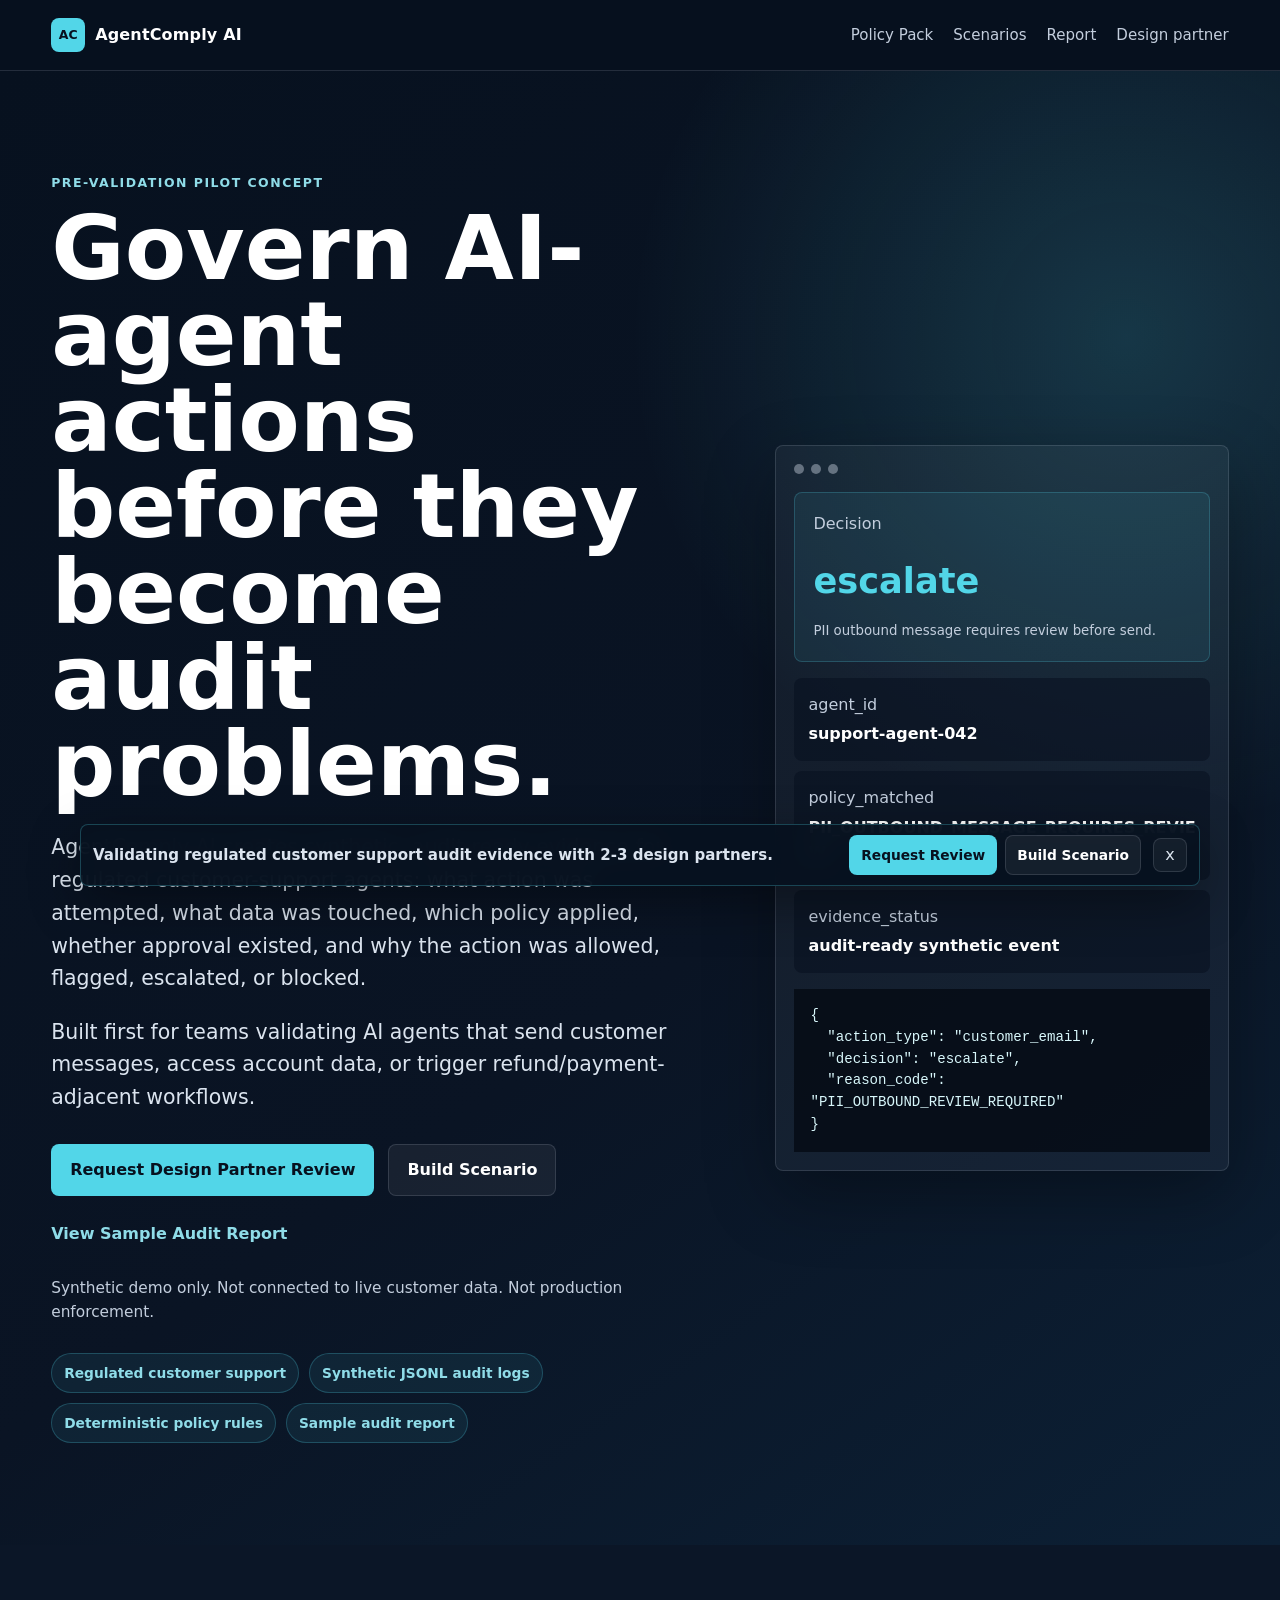
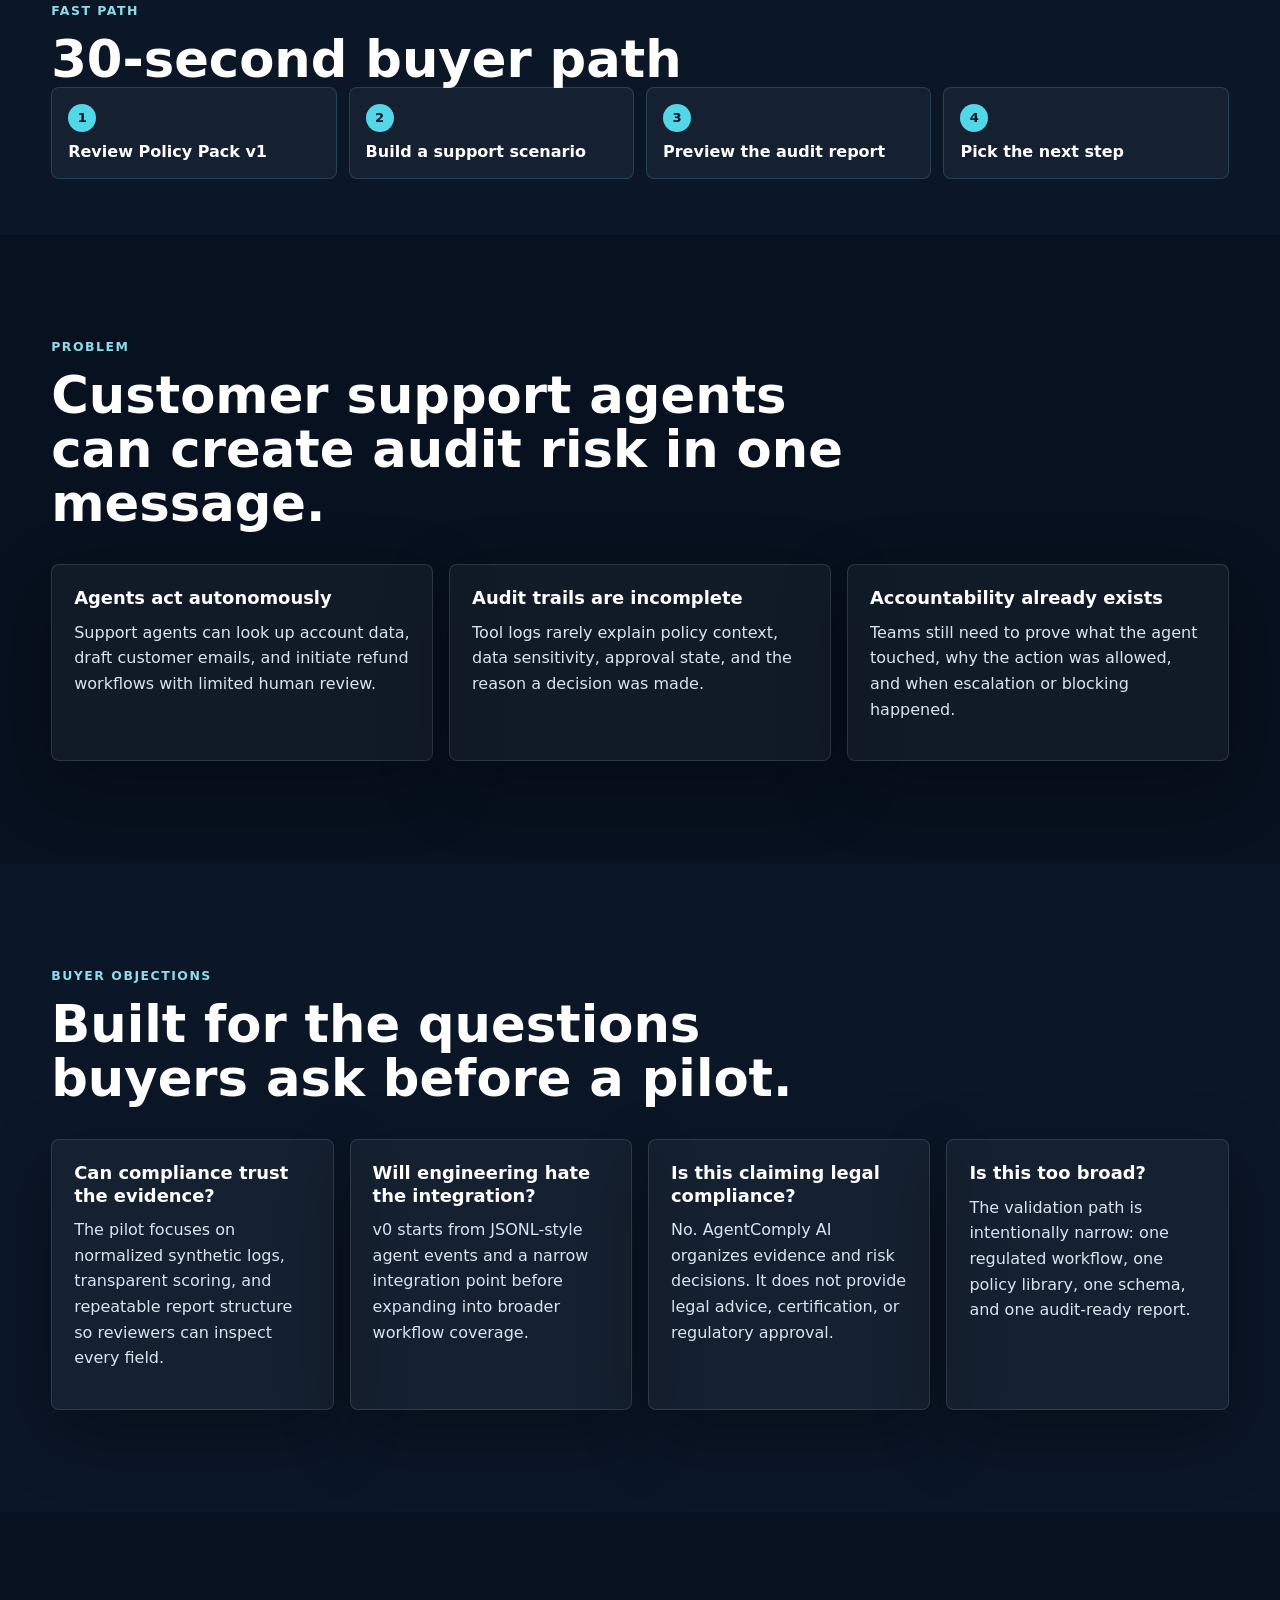
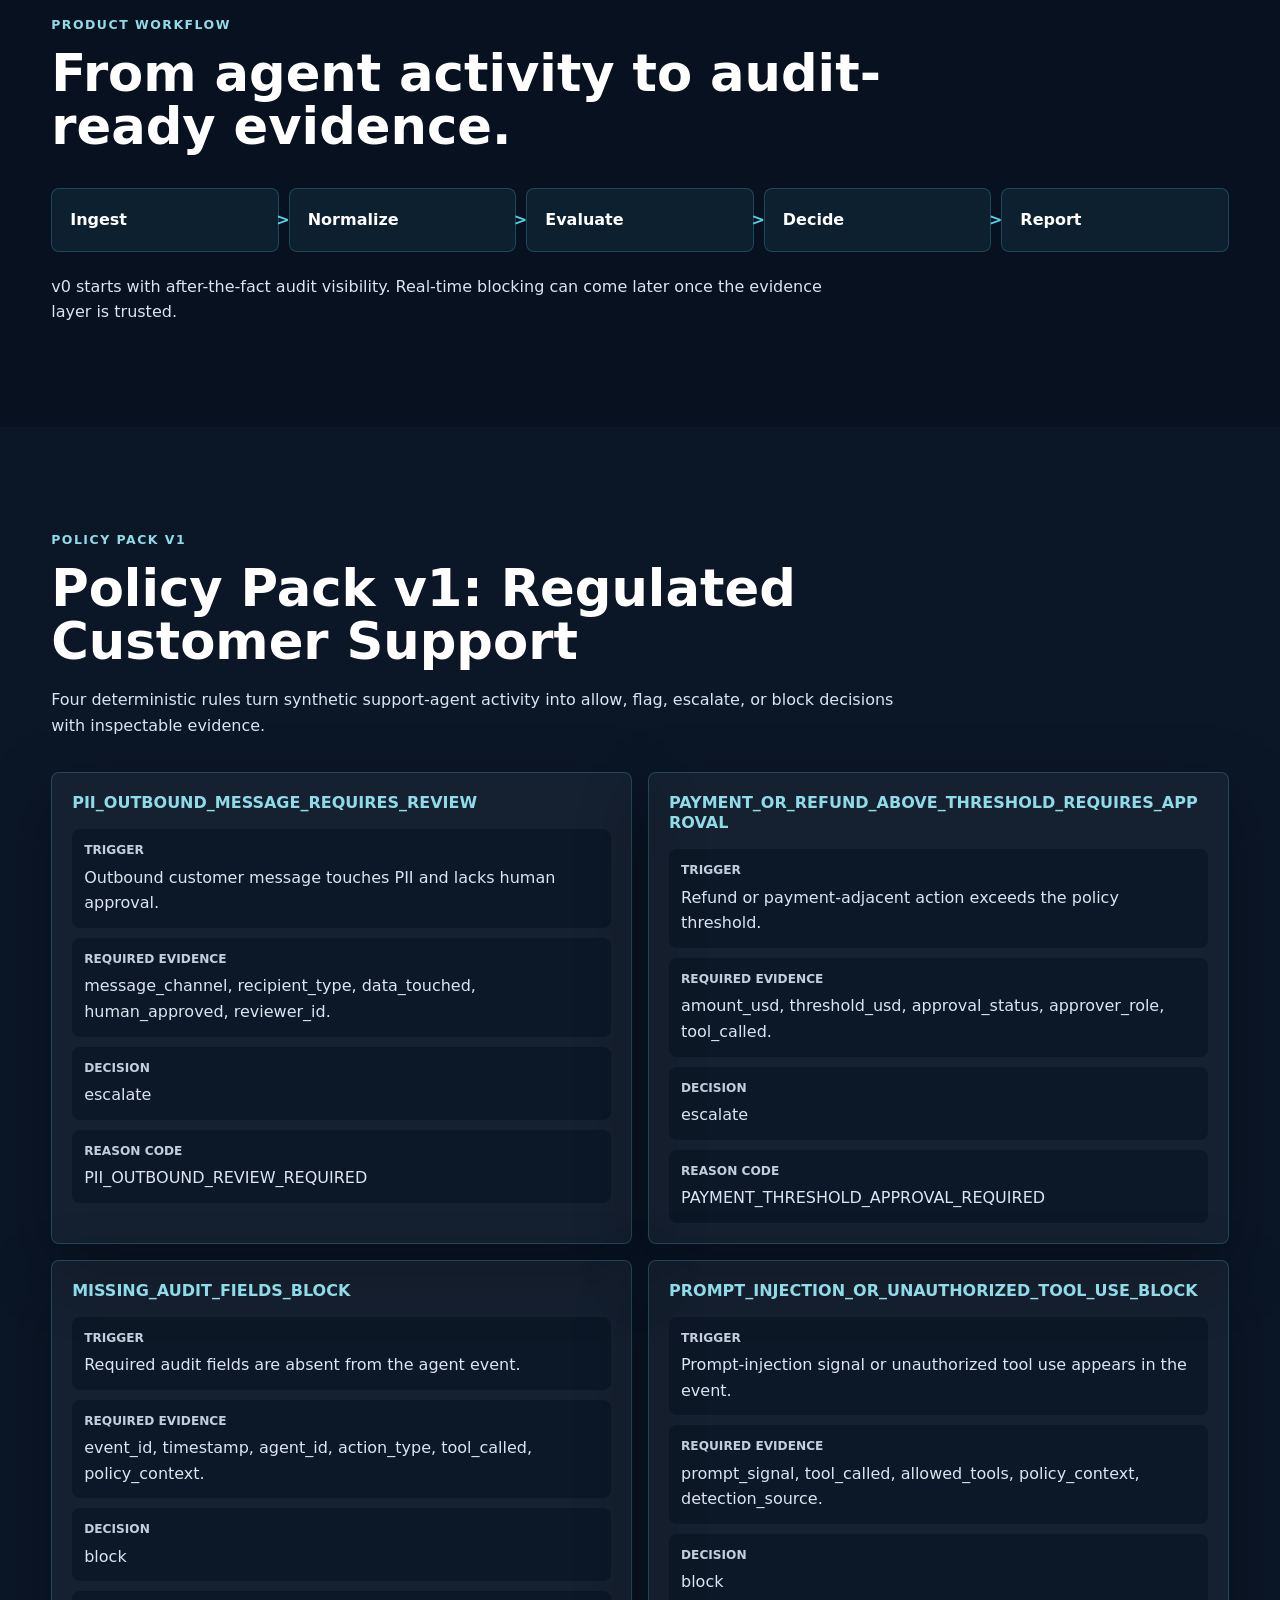
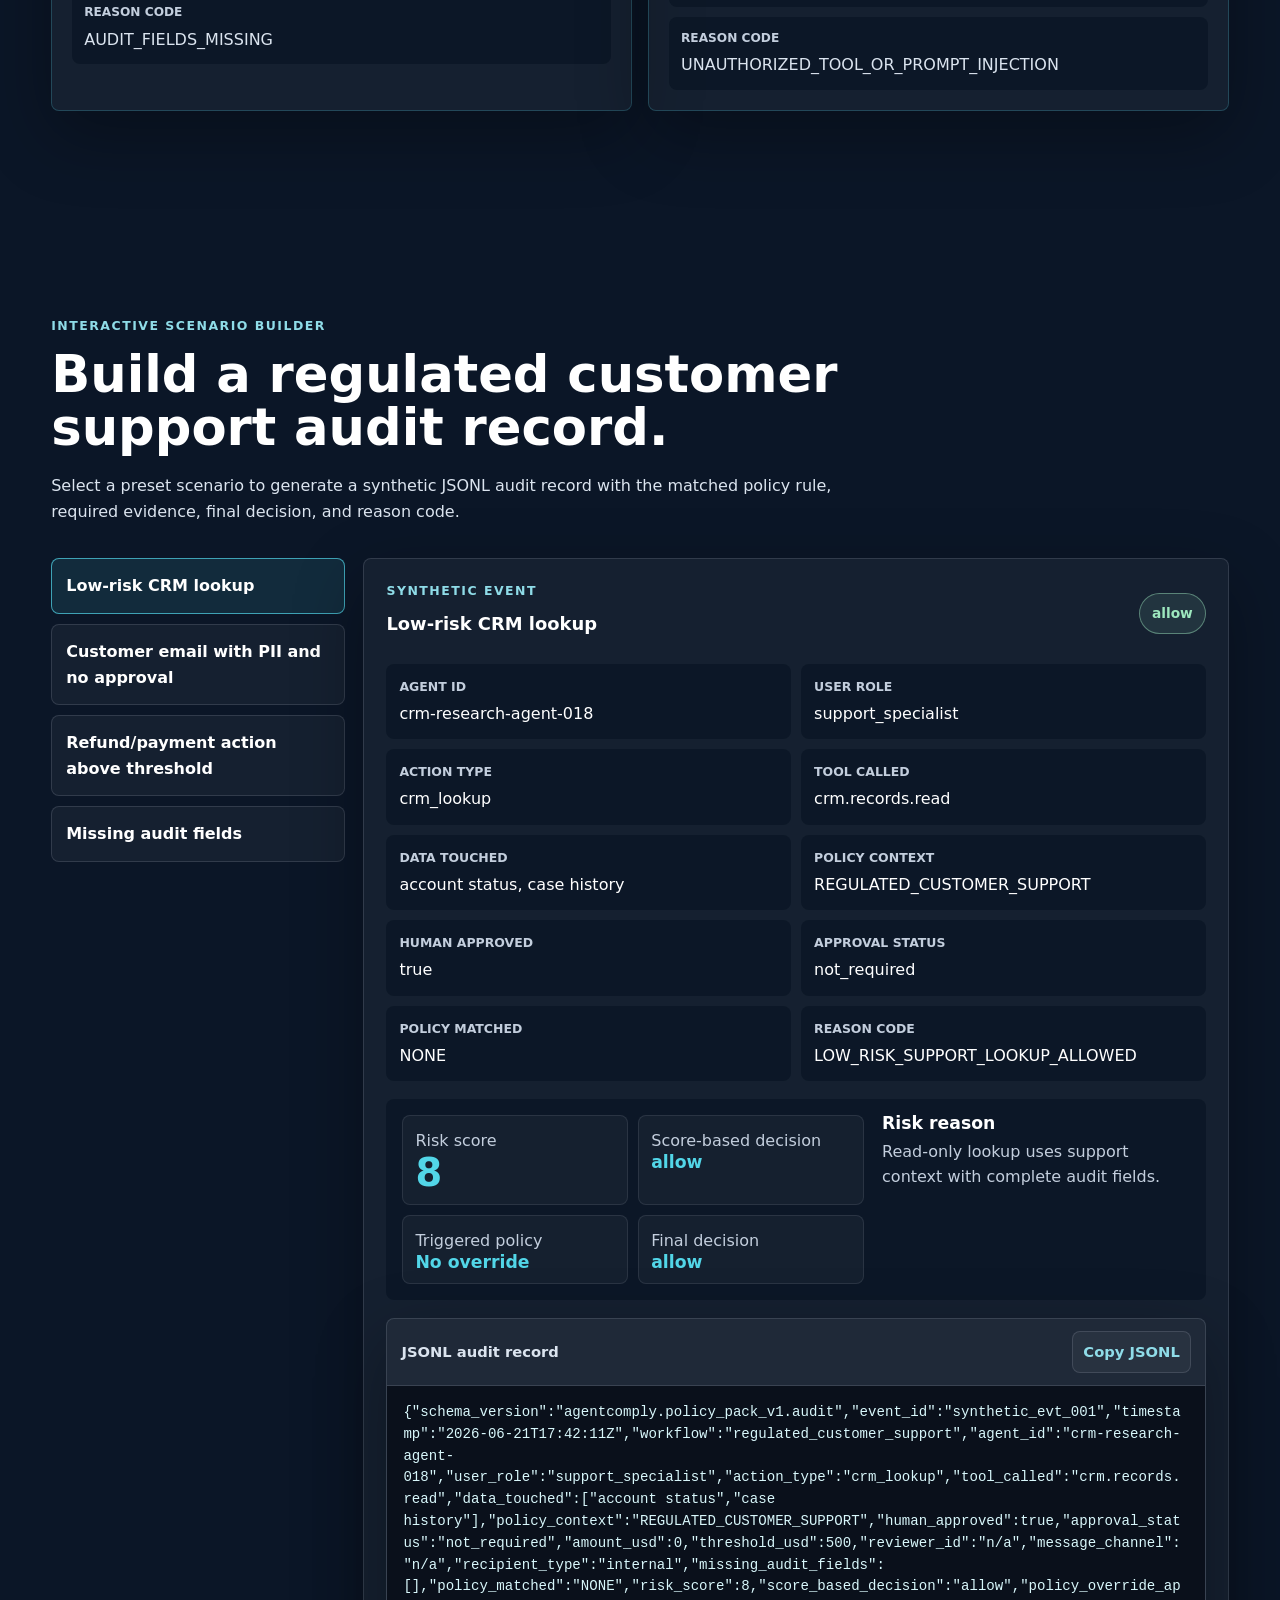
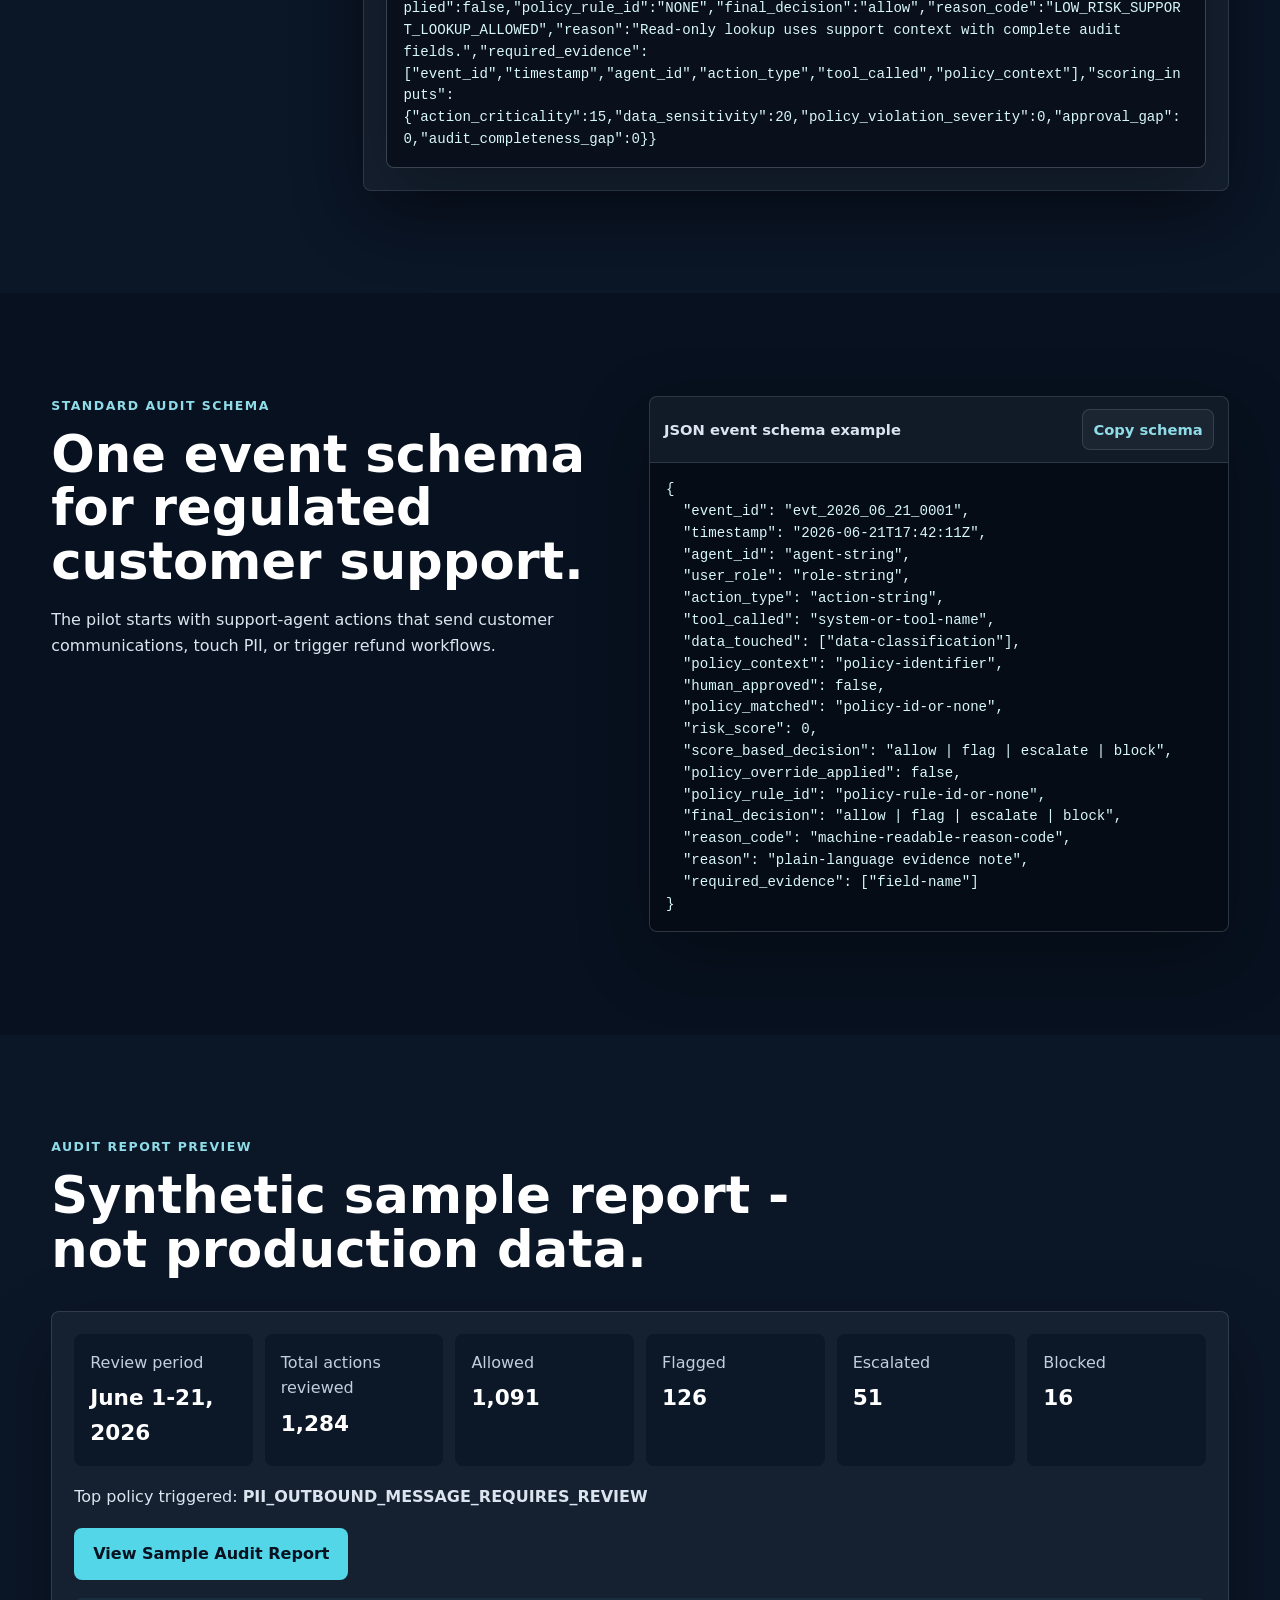
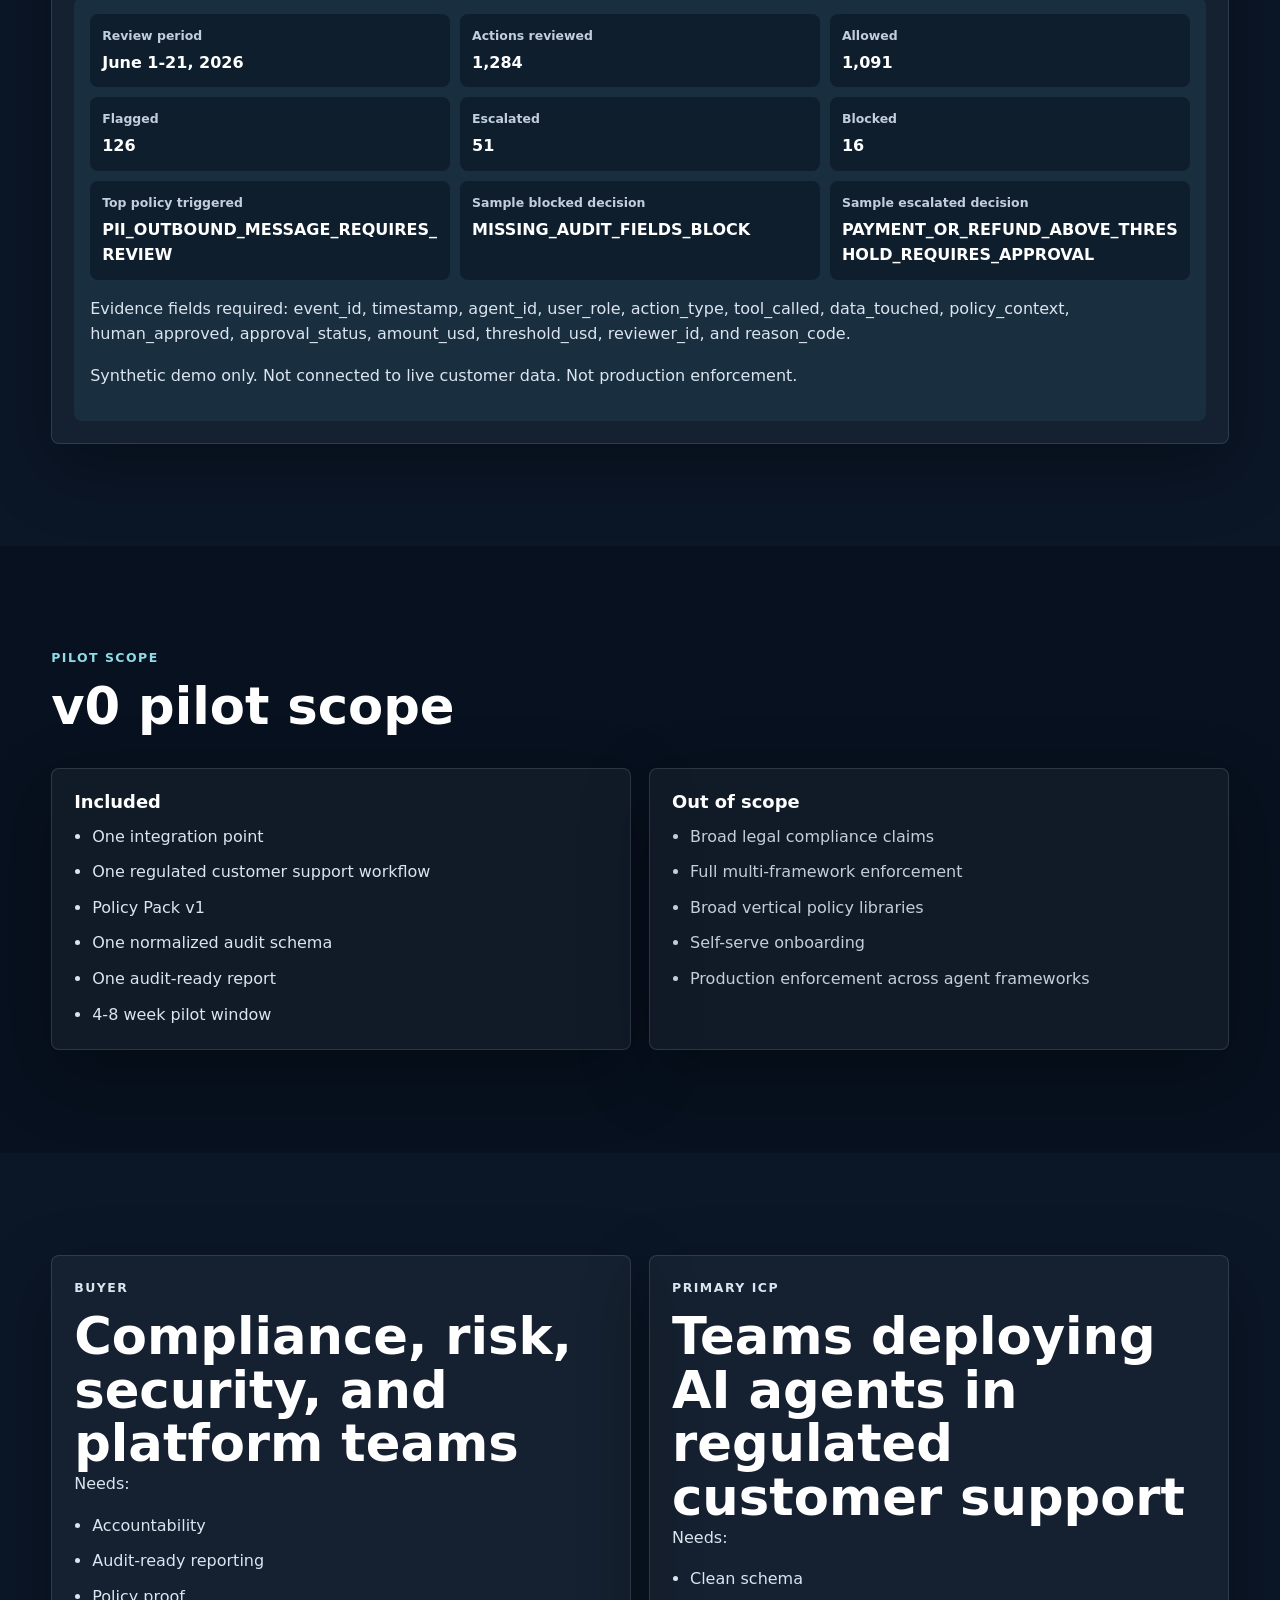
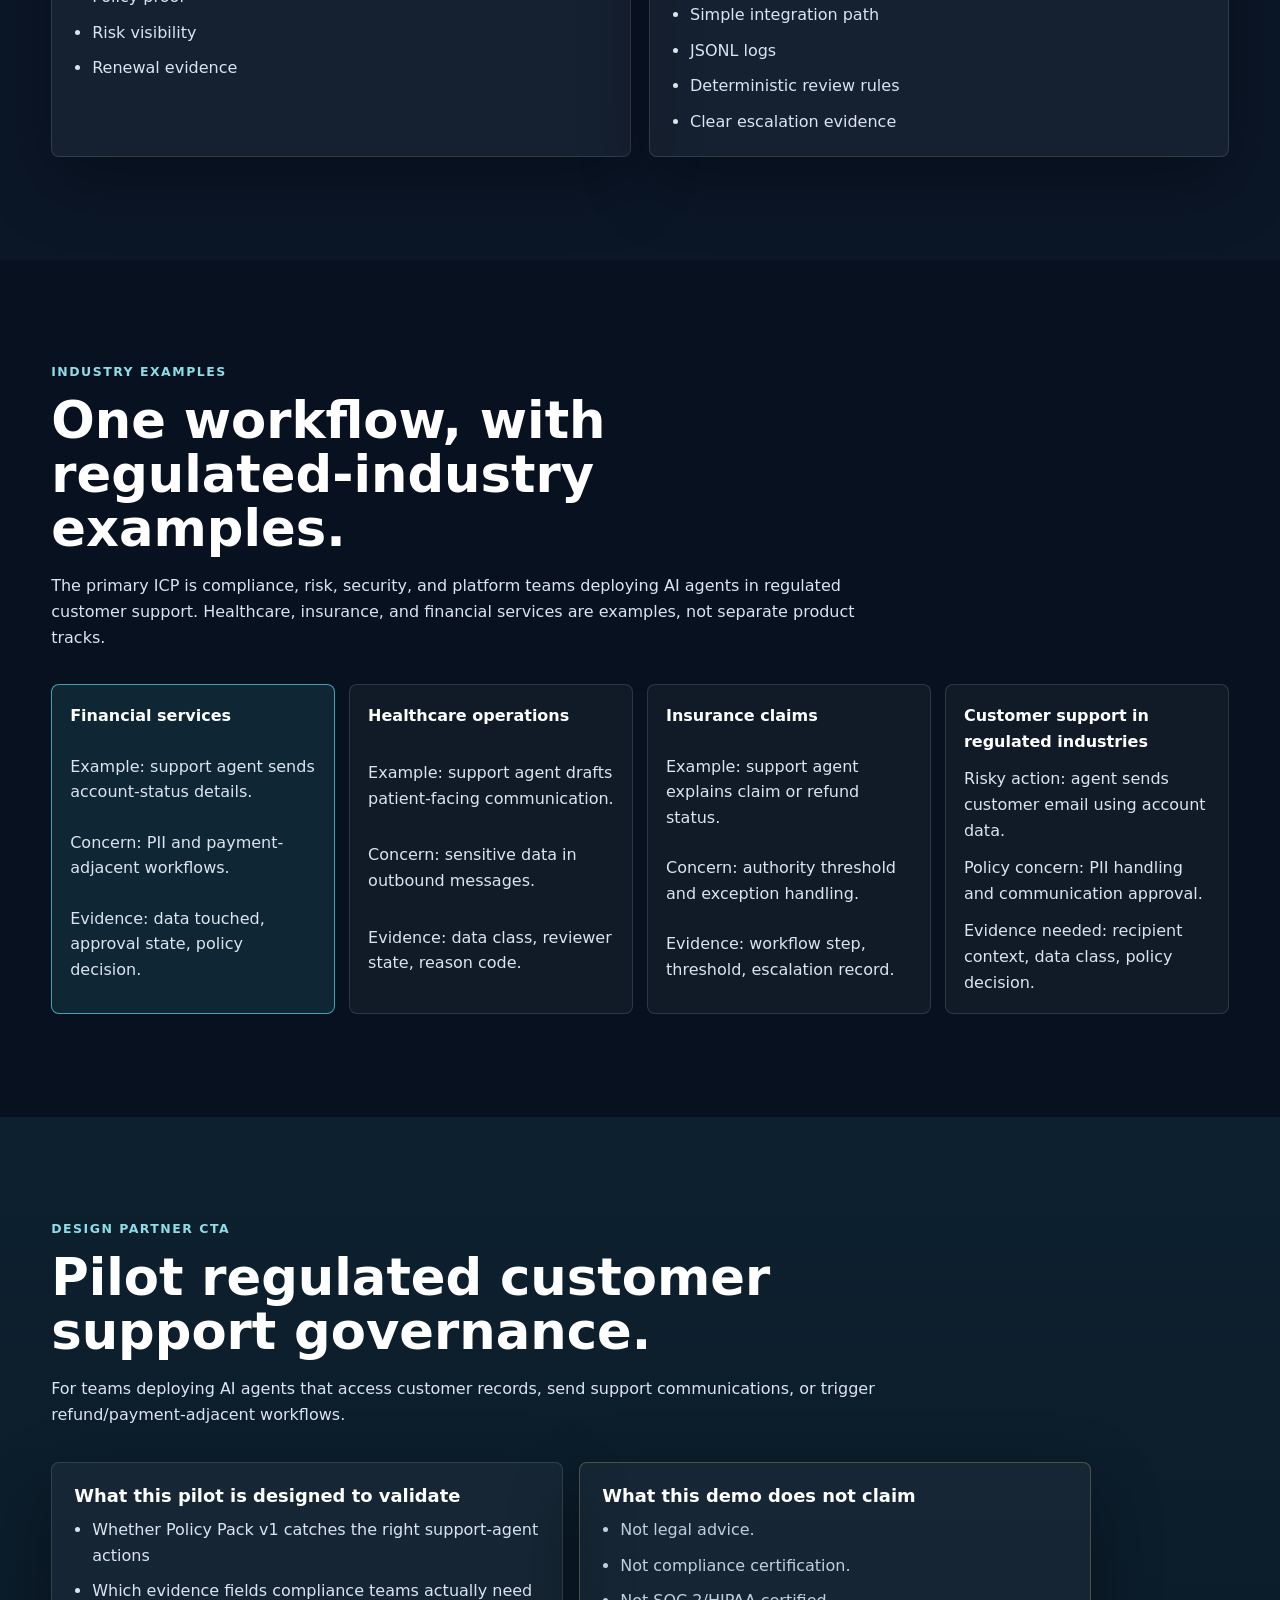
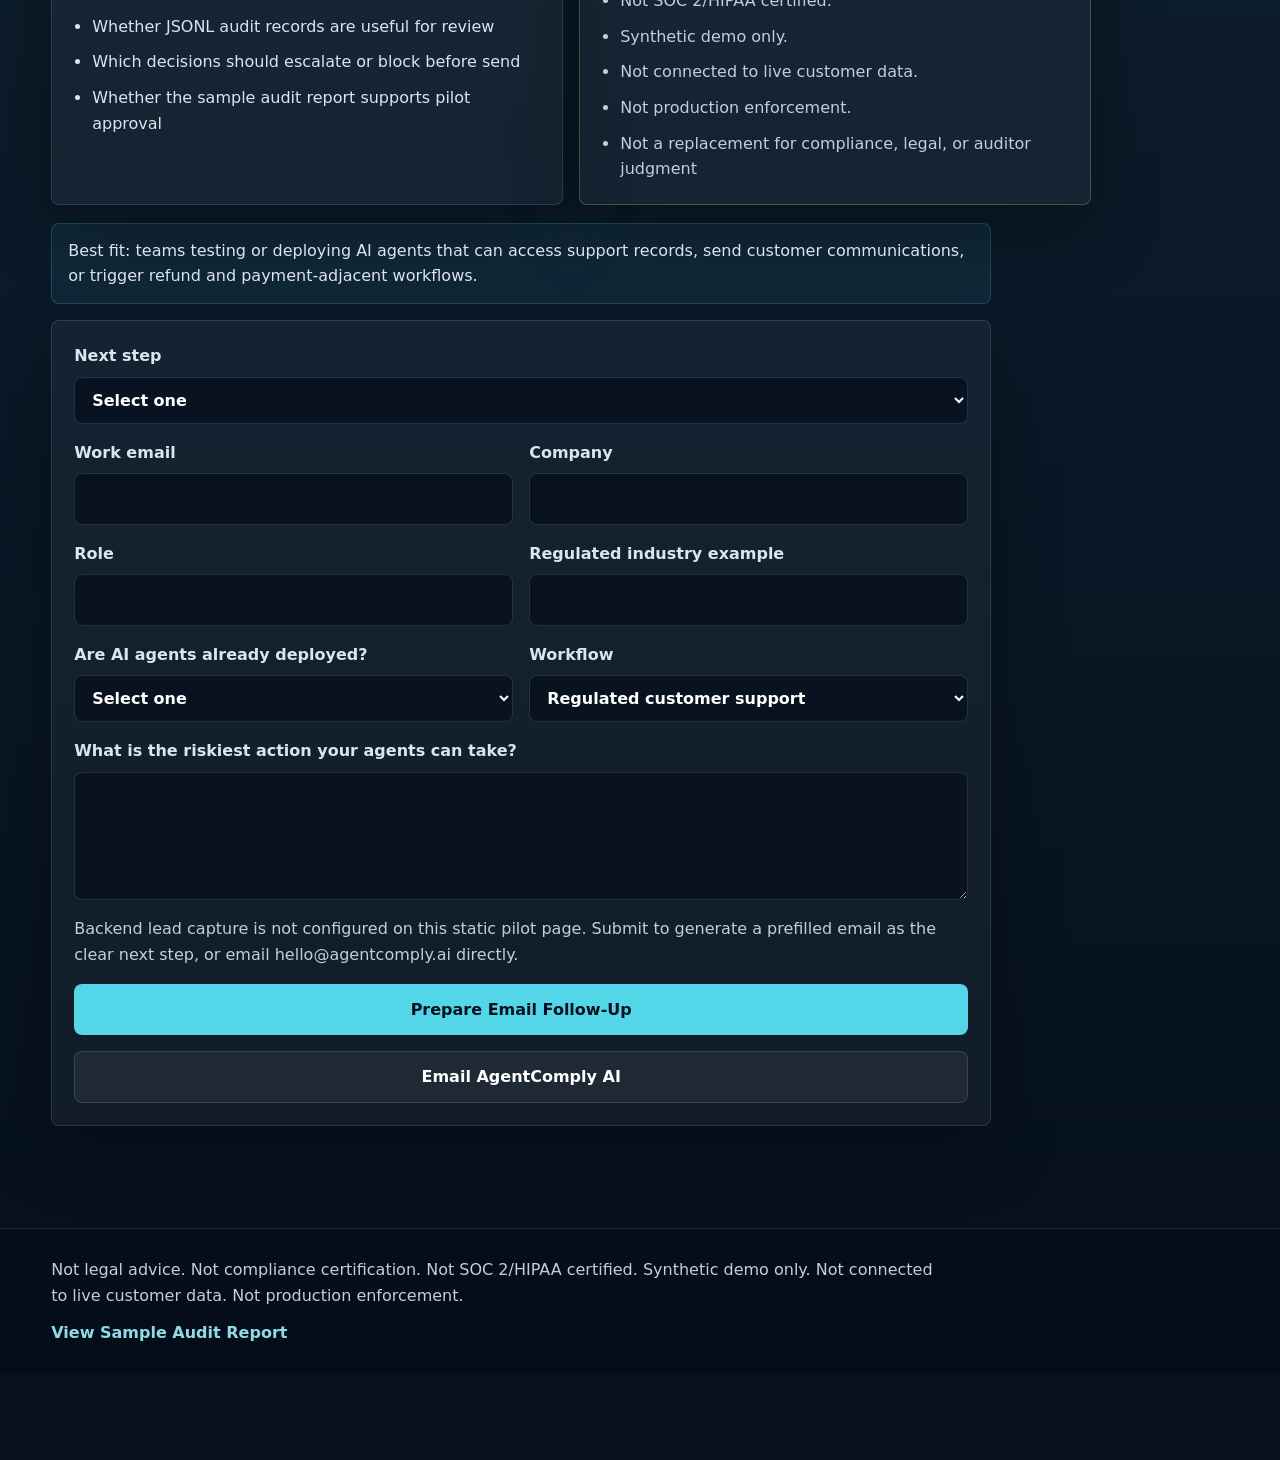
<file: index.html>
<!doctype html>
<html lang="en">
  <head>
    <meta charset="utf-8">
    <meta name="viewport" content="width=device-width, initial-scale=1">
    <title>AgentComply AI | AI Agent Audit Evidence Layer</title>
    <meta
      name="description"
      content="AgentComply AI is a regulated customer support pilot for AI-agent audit evidence, policy decisions, and buyer-ready review workflows."
    >
    <link rel="stylesheet" href="styles.css">
  </head>
  <body>
    <header class="site-header">
      <a class="brand" href="#top" aria-label="AgentComply AI home">
        <span class="brand-mark">AC</span>
        <span>AgentComply AI</span>
      </a>
      <nav class="nav-links" aria-label="Primary navigation">
        <a href="#policy-pack">Policy Pack</a>
        <a href="#demo">Scenarios</a>
        <a href="#audit-report">Report</a>
        <a href="#design-partner">Design partner</a>
      </nav>
    </header>

    <main id="top">
      <section class="hero section-pad">
        <div class="hero-content">
          <p class="eyebrow">Pre-validation pilot concept</p>
          <h1>Govern AI-agent actions before they become audit problems.</h1>
          <p class="hero-copy">
            AgentComply AI creates synthetic, audit-ready evidence for
            regulated customer-support agents: what action was attempted, what
            data was touched, which policy applied, whether approval existed,
            and why the action was allowed, flagged, escalated, or blocked.
          </p>
          <p class="hero-copy">
            Built first for teams validating AI agents that send customer
            messages, access account data, or trigger refund/payment-adjacent
            workflows.
          </p>
          <div class="cta-row">
            <a
              class="button primary"
              href="#design-partner"
              data-track-event="hero_cta_click"
              data-cta-location="hero_primary"
            >Request Design Partner Review</a>
            <a
              class="button secondary"
              href="#demo"
              data-track-event="demo_cta_click"
              data-cta-location="hero_secondary"
            >Build Scenario</a>
            <a class="packet-link" href="sample-audit-report.html">View Sample Audit Report</a>
          </div>
          <p class="trust-note">
            Synthetic demo only. Not connected to live customer data. Not production enforcement.
          </p>
          <div class="proof-grid" aria-label="Proof badges">
            <span>Regulated customer support</span>
            <span>Synthetic JSONL audit logs</span>
            <span>Deterministic policy rules</span>
            <span>Sample audit report</span>
          </div>
        </div>

        <div class="hero-panel" aria-label="Audit evidence product preview">
          <div class="panel-topbar">
            <span></span>
            <span></span>
            <span></span>
          </div>
          <div class="status-card decision-escalate">
            <p>Decision</p>
            <strong>escalate</strong>
            <small>PII outbound message requires review before send.</small>
          </div>
          <div class="event-stack">
            <div>
              <span>agent_id</span>
              <strong>support-agent-042</strong>
            </div>
            <div>
              <span>policy_matched</span>
              <strong>PII_OUTBOUND_MESSAGE_REQUIRES_REVIEW</strong>
            </div>
            <div>
              <span>evidence_status</span>
              <strong>audit-ready synthetic event</strong>
            </div>
          </div>
          <pre class="mini-code" aria-label="Sample evidence JSON"><code>{
  "action_type": "customer_email",
  "decision": "escalate",
  "reason_code": "PII_OUTBOUND_REVIEW_REQUIRED"
}</code></pre>
        </div>
      </section>

      <section class="buyer-path section-pad" aria-labelledby="buyer-path-title">
        <div class="section-heading inline-heading">
          <p class="eyebrow">Fast path</p>
          <h2 id="buyer-path-title">30-second buyer path</h2>
        </div>
        <div class="buyer-path-grid">
          <a href="#policy-pack">
            <span>1</span>
            <strong>Review Policy Pack v1</strong>
          </a>
          <a href="#demo">
            <span>2</span>
            <strong>Build a support scenario</strong>
          </a>
          <a href="#audit-report">
            <span>3</span>
            <strong>Preview the audit report</strong>
          </a>
          <a href="#design-partner">
            <span>4</span>
            <strong>Pick the next step</strong>
          </a>
        </div>
      </section>

      <section id="problem" class="section-pad">
        <div class="section-heading">
          <p class="eyebrow">Problem</p>
          <h2>Customer support agents can create audit risk in one message.</h2>
        </div>
        <div class="card-grid three">
          <article class="info-card">
            <h3>Agents act autonomously</h3>
            <p>Support agents can look up account data, draft customer emails, and initiate refund workflows with limited human review.</p>
          </article>
          <article class="info-card">
            <h3>Audit trails are incomplete</h3>
            <p>Tool logs rarely explain policy context, data sensitivity, approval state, and the reason a decision was made.</p>
          </article>
          <article class="info-card">
            <h3>Accountability already exists</h3>
            <p>Teams still need to prove what the agent touched, why the action was allowed, and when escalation or blocking happened.</p>
          </article>
        </div>
      </section>

      <section class="section-pad section-muted">
        <div class="section-heading">
          <p class="eyebrow">Buyer objections</p>
          <h2>Built for the questions buyers ask before a pilot.</h2>
        </div>
        <div class="card-grid four">
          <article class="info-card">
            <h3>Can compliance trust the evidence?</h3>
            <p>The pilot focuses on normalized synthetic logs, transparent scoring, and repeatable report structure so reviewers can inspect every field.</p>
          </article>
          <article class="info-card">
            <h3>Will engineering hate the integration?</h3>
            <p>v0 starts from JSONL-style agent events and a narrow integration point before expanding into broader workflow coverage.</p>
          </article>
          <article class="info-card">
            <h3>Is this claiming legal compliance?</h3>
            <p>No. AgentComply AI organizes evidence and risk decisions. It does not provide legal advice, certification, or regulatory approval.</p>
          </article>
          <article class="info-card">
            <h3>Is this too broad?</h3>
            <p>The validation path is intentionally narrow: one regulated workflow, one policy library, one schema, and one audit-ready report.</p>
          </article>
        </div>
      </section>

      <section id="workflow" class="section-pad">
        <div class="section-heading">
          <p class="eyebrow">Product workflow</p>
          <h2>From agent activity to audit-ready evidence.</h2>
        </div>
        <ol class="workflow" aria-label="Product workflow">
          <li>Ingest</li>
          <li>Normalize</li>
          <li>Evaluate</li>
          <li>Decide</li>
          <li>Report</li>
        </ol>
        <p class="workflow-note">
          v0 starts with after-the-fact audit visibility. Real-time blocking can
          come later once the evidence layer is trusted.
        </p>
      </section>

      <section id="policy-pack" class="section-pad section-muted">
        <div class="section-heading">
          <p class="eyebrow">Policy Pack v1</p>
          <h2>Policy Pack v1: Regulated Customer Support</h2>
          <p>
            Four deterministic rules turn synthetic support-agent activity into
            allow, flag, escalate, or block decisions with inspectable evidence.
          </p>
        </div>
        <div class="policy-grid">
          <article class="policy-card">
            <h3>PII_OUTBOUND_MESSAGE_REQUIRES_REVIEW</h3>
            <dl>
              <div><dt>Trigger</dt><dd>Outbound customer message touches PII and lacks human approval.</dd></div>
              <div><dt>Required evidence</dt><dd>message_channel, recipient_type, data_touched, human_approved, reviewer_id.</dd></div>
              <div><dt>Decision</dt><dd>escalate</dd></div>
              <div><dt>Reason code</dt><dd>PII_OUTBOUND_REVIEW_REQUIRED</dd></div>
            </dl>
          </article>
          <article class="policy-card">
            <h3>PAYMENT_OR_REFUND_ABOVE_THRESHOLD_REQUIRES_APPROVAL</h3>
            <dl>
              <div><dt>Trigger</dt><dd>Refund or payment-adjacent action exceeds the policy threshold.</dd></div>
              <div><dt>Required evidence</dt><dd>amount_usd, threshold_usd, approval_status, approver_role, tool_called.</dd></div>
              <div><dt>Decision</dt><dd>escalate</dd></div>
              <div><dt>Reason code</dt><dd>PAYMENT_THRESHOLD_APPROVAL_REQUIRED</dd></div>
            </dl>
          </article>
          <article class="policy-card">
            <h3>MISSING_AUDIT_FIELDS_BLOCK</h3>
            <dl>
              <div><dt>Trigger</dt><dd>Required audit fields are absent from the agent event.</dd></div>
              <div><dt>Required evidence</dt><dd>event_id, timestamp, agent_id, action_type, tool_called, policy_context.</dd></div>
              <div><dt>Decision</dt><dd>block</dd></div>
              <div><dt>Reason code</dt><dd>AUDIT_FIELDS_MISSING</dd></div>
            </dl>
          </article>
          <article class="policy-card">
            <h3>PROMPT_INJECTION_OR_UNAUTHORIZED_TOOL_USE_BLOCK</h3>
            <dl>
              <div><dt>Trigger</dt><dd>Prompt-injection signal or unauthorized tool use appears in the event.</dd></div>
              <div><dt>Required evidence</dt><dd>prompt_signal, tool_called, allowed_tools, policy_context, detection_source.</dd></div>
              <div><dt>Decision</dt><dd>block</dd></div>
              <div><dt>Reason code</dt><dd>UNAUTHORIZED_TOOL_OR_PROMPT_INJECTION</dd></div>
            </dl>
          </article>
        </div>
      </section>

      <section id="demo" class="section-pad section-muted">
        <div class="section-heading">
          <p class="eyebrow">Interactive scenario builder</p>
          <h2>Build a regulated customer support audit record.</h2>
          <p>
            Select a preset scenario to generate a synthetic JSONL audit record
            with the matched policy rule, required evidence, final decision, and
            reason code.
          </p>
        </div>
        <div class="demo-layout">
          <div class="scenario-list" aria-label="Synthetic scenarios">
            <button class="scenario-button active" type="button" data-scenario="0">Low-risk CRM lookup</button>
            <button class="scenario-button" type="button" data-scenario="1">Customer email with PII and no approval</button>
            <button class="scenario-button" type="button" data-scenario="2">Refund/payment action above threshold</button>
            <button class="scenario-button" type="button" data-scenario="3">Missing audit fields</button>
          </div>
          <article class="demo-panel">
            <div class="demo-header">
              <div>
                <p class="eyebrow">Synthetic event</p>
                <h3 id="scenario-title">Scenario title</h3>
              </div>
              <span id="decision-pill" class="decision-pill">allow</span>
            </div>
            <dl id="scenario-fields" class="field-grid"></dl>
            <div class="score-row">
              <div class="decision-metrics">
                <div>
                  <span>Risk score</span>
                  <strong id="risk-score">0</strong>
                </div>
                <div>
                  <span>Score-based decision</span>
                  <strong id="score-based-decision">allow</strong>
                </div>
                <div>
                  <span>Triggered policy</span>
                  <strong id="policy-rule">No override</strong>
                </div>
                <div>
                  <span>Final decision</span>
                  <strong id="final-decision">allow</strong>
                </div>
              </div>
              <p><strong>Risk reason</strong><span id="decision-reason">Reason text.</span></p>
            </div>
            <div class="code-block">
              <div class="code-header">
                <span>JSONL audit record</span>
                <button class="copy-button" type="button" data-copy-target="jsonl-output">Copy JSONL</button>
              </div>
              <pre><code id="jsonl-output"></code></pre>
            </div>
          </article>
        </div>
      </section>

      <section id="schema" class="section-pad">
        <div class="split-layout">
          <div class="section-heading inline-heading">
            <p class="eyebrow">Standard audit schema</p>
            <h2>One event schema for regulated customer support.</h2>
            <p>
              The pilot starts with support-agent actions that send customer
              communications, touch PII, or trigger refund workflows.
            </p>
          </div>
          <div class="code-block tall">
            <div class="code-header">
              <span>JSON event schema example</span>
              <button class="copy-button" type="button" data-copy-target="schema-output">Copy schema</button>
            </div>
            <pre><code id="schema-output">{
  "event_id": "evt_2026_06_21_0001",
  "timestamp": "2026-06-21T17:42:11Z",
  "agent_id": "agent-string",
  "user_role": "role-string",
  "action_type": "action-string",
  "tool_called": "system-or-tool-name",
  "data_touched": ["data-classification"],
  "policy_context": "policy-identifier",
  "human_approved": false,
  "policy_matched": "policy-id-or-none",
  "risk_score": 0,
  "score_based_decision": "allow | flag | escalate | block",
  "policy_override_applied": false,
  "policy_rule_id": "policy-rule-id-or-none",
  "final_decision": "allow | flag | escalate | block",
  "reason_code": "machine-readable-reason-code",
  "reason": "plain-language evidence note",
  "required_evidence": ["field-name"]
}</code></pre>
          </div>
        </div>
      </section>

      <section id="audit-report" class="section-pad section-muted">
        <div class="section-heading">
          <p class="eyebrow">Audit report preview</p>
          <h2>Synthetic sample report - not production data.</h2>
        </div>
        <div class="report-panel">
          <div class="report-summary">
            <div>
              <span>Review period</span>
              <strong>June 1-21, 2026</strong>
            </div>
            <div>
              <span>Total actions reviewed</span>
              <strong>1,284</strong>
            </div>
            <div>
              <span>Allowed</span>
              <strong>1,091</strong>
            </div>
            <div>
              <span>Flagged</span>
              <strong>126</strong>
            </div>
            <div>
              <span>Escalated</span>
              <strong>51</strong>
            </div>
            <div>
              <span>Blocked</span>
              <strong>16</strong>
            </div>
          </div>
          <p class="top-policy">
            Top policy triggered:
            <strong>PII_OUTBOUND_MESSAGE_REQUIRES_REVIEW</strong>
          </p>
          <div class="cta-row compact">
            <a class="button primary" href="sample-audit-report.html">View Sample Audit Report</a>
          </div>
          <div class="report-preview" id="report-preview">
            <div class="report-detail-grid">
              <div>
                <span>Review period</span>
                <strong>June 1-21, 2026</strong>
              </div>
              <div>
                <span>Actions reviewed</span>
                <strong>1,284</strong>
              </div>
              <div>
                <span>Allowed</span>
                <strong>1,091</strong>
              </div>
              <div>
                <span>Flagged</span>
                <strong>126</strong>
              </div>
              <div>
                <span>Escalated</span>
                <strong>51</strong>
              </div>
              <div>
                <span>Blocked</span>
                <strong>16</strong>
              </div>
              <div>
                <span>Top policy triggered</span>
                <strong>PII_OUTBOUND_MESSAGE_REQUIRES_REVIEW</strong>
              </div>
              <div>
                <span>Sample blocked decision</span>
                <strong>MISSING_AUDIT_FIELDS_BLOCK</strong>
              </div>
              <div>
                <span>Sample escalated decision</span>
                <strong>PAYMENT_OR_REFUND_ABOVE_THRESHOLD_REQUIRES_APPROVAL</strong>
              </div>
            </div>
            <p>
              Evidence fields required: event_id, timestamp, agent_id,
              user_role, action_type, tool_called, data_touched,
              policy_context, human_approved, approval_status, amount_usd,
              threshold_usd, reviewer_id, and reason_code.
            </p>
            <p>
              Synthetic demo only. Not connected to live customer data. Not
              production enforcement.
            </p>
          </div>
        </div>
      </section>

      <section id="pilot" class="section-pad">
        <div class="section-heading">
          <p class="eyebrow">Pilot scope</p>
          <h2>v0 pilot scope</h2>
        </div>
        <div class="scope-grid">
          <article class="info-card">
            <h3>Included</h3>
            <ul class="check-list">
              <li>One integration point</li>
              <li>One regulated customer support workflow</li>
              <li>Policy Pack v1</li>
              <li>One normalized audit schema</li>
              <li>One audit-ready report</li>
              <li>4-8 week pilot window</li>
            </ul>
          </article>
          <article class="info-card">
            <h3>Out of scope</h3>
            <ul class="check-list muted-list">
              <li>Broad legal compliance claims</li>
              <li>Full multi-framework enforcement</li>
              <li>Broad vertical policy libraries</li>
              <li>Self-serve onboarding</li>
              <li>Production enforcement across agent frameworks</li>
            </ul>
          </article>
        </div>
      </section>

      <section class="section-pad section-muted">
        <div class="personas">
          <article class="persona-card">
            <p class="eyebrow">Buyer</p>
            <h2>Compliance, risk, security, and platform teams</h2>
            <p>Needs:</p>
            <ul>
              <li>Accountability</li>
              <li>Audit-ready reporting</li>
              <li>Policy proof</li>
              <li>Risk visibility</li>
              <li>Renewal evidence</li>
            </ul>
          </article>
          <article class="persona-card">
            <p class="eyebrow">Primary ICP</p>
            <h2>Teams deploying AI agents in regulated customer support</h2>
            <p>Needs:</p>
            <ul>
              <li>Clean schema</li>
              <li>Simple integration path</li>
              <li>JSONL logs</li>
              <li>Deterministic review rules</li>
              <li>Clear escalation evidence</li>
            </ul>
          </article>
        </div>
      </section>

      <section class="section-pad">
        <div class="section-heading">
          <p class="eyebrow">Industry examples</p>
          <h2>One workflow, with regulated-industry examples.</h2>
          <p>
            The primary ICP is compliance, risk, security, and platform teams
            deploying AI agents in regulated customer support. Healthcare,
            insurance, and financial services are examples, not separate product
            tracks.
          </p>
        </div>
        <div class="vertical-grid">
          <button class="vertical-card active" type="button" data-vertical-choice="Financial services example">
            <strong>Financial services</strong>
            <span>Example: support agent sends account-status details.</span>
            <span>Concern: PII and payment-adjacent workflows.</span>
            <span>Evidence: data touched, approval state, policy decision.</span>
          </button>
          <button class="vertical-card" type="button" data-vertical-choice="Healthcare example">
            <strong>Healthcare operations</strong>
            <span>Example: support agent drafts patient-facing communication.</span>
            <span>Concern: sensitive data in outbound messages.</span>
            <span>Evidence: data class, reviewer state, reason code.</span>
          </button>
          <button class="vertical-card" type="button" data-vertical-choice="Insurance example">
            <strong>Insurance claims</strong>
            <span>Example: support agent explains claim or refund status.</span>
            <span>Concern: authority threshold and exception handling.</span>
            <span>Evidence: workflow step, threshold, escalation record.</span>
          </button>
          <button class="vertical-card" type="button" data-vertical-choice="Regulated customer support">
            <strong>Customer support in regulated industries</strong>
            <span>Risky action: agent sends customer email using account data.</span>
            <span>Policy concern: PII handling and communication approval.</span>
            <span>Evidence needed: recipient context, data class, policy decision.</span>
          </button>
        </div>
      </section>

      <section id="design-partner" class="section-pad cta-section">
        <div class="section-heading">
          <p class="eyebrow">Design partner CTA</p>
          <h2>Pilot regulated customer support governance.</h2>
          <p>
            For teams deploying AI agents that access customer records, send
            support communications, or trigger refund/payment-adjacent
            workflows.
          </p>
        </div>
        <div class="conversion-grid">
          <article class="info-card">
            <h3>What this pilot is designed to validate</h3>
            <ul class="check-list">
              <li>Whether Policy Pack v1 catches the right support-agent actions</li>
              <li>Which evidence fields compliance teams actually need</li>
              <li>Whether JSONL audit records are useful for review</li>
              <li>Which decisions should escalate or block before send</li>
              <li>Whether the sample audit report supports pilot approval</li>
            </ul>
          </article>
          <article class="info-card trust-box">
            <h3>What this demo does not claim</h3>
            <ul class="check-list muted-list">
              <li>Not legal advice.</li>
              <li>Not compliance certification.</li>
              <li>Not SOC 2/HIPAA certified.</li>
              <li>Synthetic demo only.</li>
              <li>Not connected to live customer data.</li>
              <li>Not production enforcement.</li>
              <li>Not a replacement for compliance, legal, or auditor judgment</li>
            </ul>
          </article>
        </div>
        <p class="qualification-note">
          Best fit: teams testing or deploying AI agents that can access
          support records, send customer communications, or trigger refund and
          payment-adjacent workflows.
        </p>
        <form id="partner-form" class="partner-form">
          <label class="full-field">
            Next step
            <select name="requestType" required>
              <option value="">Select one</option>
              <option value="Request design partner review">Request design partner review</option>
              <option value="Download sample audit report">Download sample audit report</option>
              <option value="Review policy schema">Review policy schema</option>
            </select>
          </label>
          <label>
            Work email
            <input type="email" name="workEmail" autocomplete="email" required>
          </label>
          <label>
            Company
            <input type="text" name="company" autocomplete="organization" required>
          </label>
          <label>
            Role
            <input type="text" name="role" autocomplete="organization-title" required>
          </label>
          <label>
            Regulated industry example
            <input type="text" name="regulatedIndustry" required>
          </label>
          <label>
            Are AI agents already deployed?
            <select name="agentDeployment" required>
              <option value="">Select one</option>
              <option value="yes">Yes</option>
              <option value="no">No</option>
              <option value="planning">Planning</option>
            </select>
          </label>
          <label>
            Workflow
            <select name="relevantWorkflow" required>
              <option value="Regulated customer support">Regulated customer support</option>
            </select>
          </label>
          <label class="full-field">
            What is the riskiest action your agents can take?
            <textarea name="riskiestAction" rows="4" required></textarea>
          </label>
          <p class="form-note full-field">
            Backend lead capture is not configured on this static pilot page.
            Submit to generate a prefilled email as the clear next step, or
            email hello@agentcomply.ai directly.
          </p>
          <button class="button primary full-field" type="submit">Prepare Email Follow-Up</button>
          <p class="form-success full-field" id="form-success" role="status" hidden>
            Backend lead capture is not configured. Use the email link below to send this request.
          </p>
          <a class="button secondary full-field" id="mailto-fallback" href="mailto:hello@agentcomply.ai?subject=AgentComply%20AI%20pilot%20request" hidden>Email AgentComply AI</a>
        </form>
      </section>
    </main>

    <footer class="site-footer">
      <p>
        Not legal advice. Not compliance certification. Not SOC 2/HIPAA
        certified. Synthetic demo only. Not connected to live customer data.
        Not production enforcement.
      </p>
      <a href="sample-audit-report.html">View Sample Audit Report</a>
    </footer>

    <aside class="sticky-cta" id="sticky-cta" aria-label="Design partner access">
      <p>Validating regulated customer support audit evidence with 2-3 design partners.</p>
      <div>
        <a
          class="button primary"
          href="#design-partner"
          data-track-event="hero_cta_click"
          data-cta-location="sticky_request"
        >Request Review</a>
        <a
          class="button secondary"
          href="#demo"
          data-track-event="demo_cta_click"
          data-cta-location="sticky_demo"
        >Build Scenario</a>
      </div>
      <button class="sticky-cta-close" id="sticky-cta-close" type="button" aria-label="Dismiss sticky CTA">x</button>
    </aside>

    <script src="app.js?v=conversion-layer"></script>
  </body>
</html>
</file>
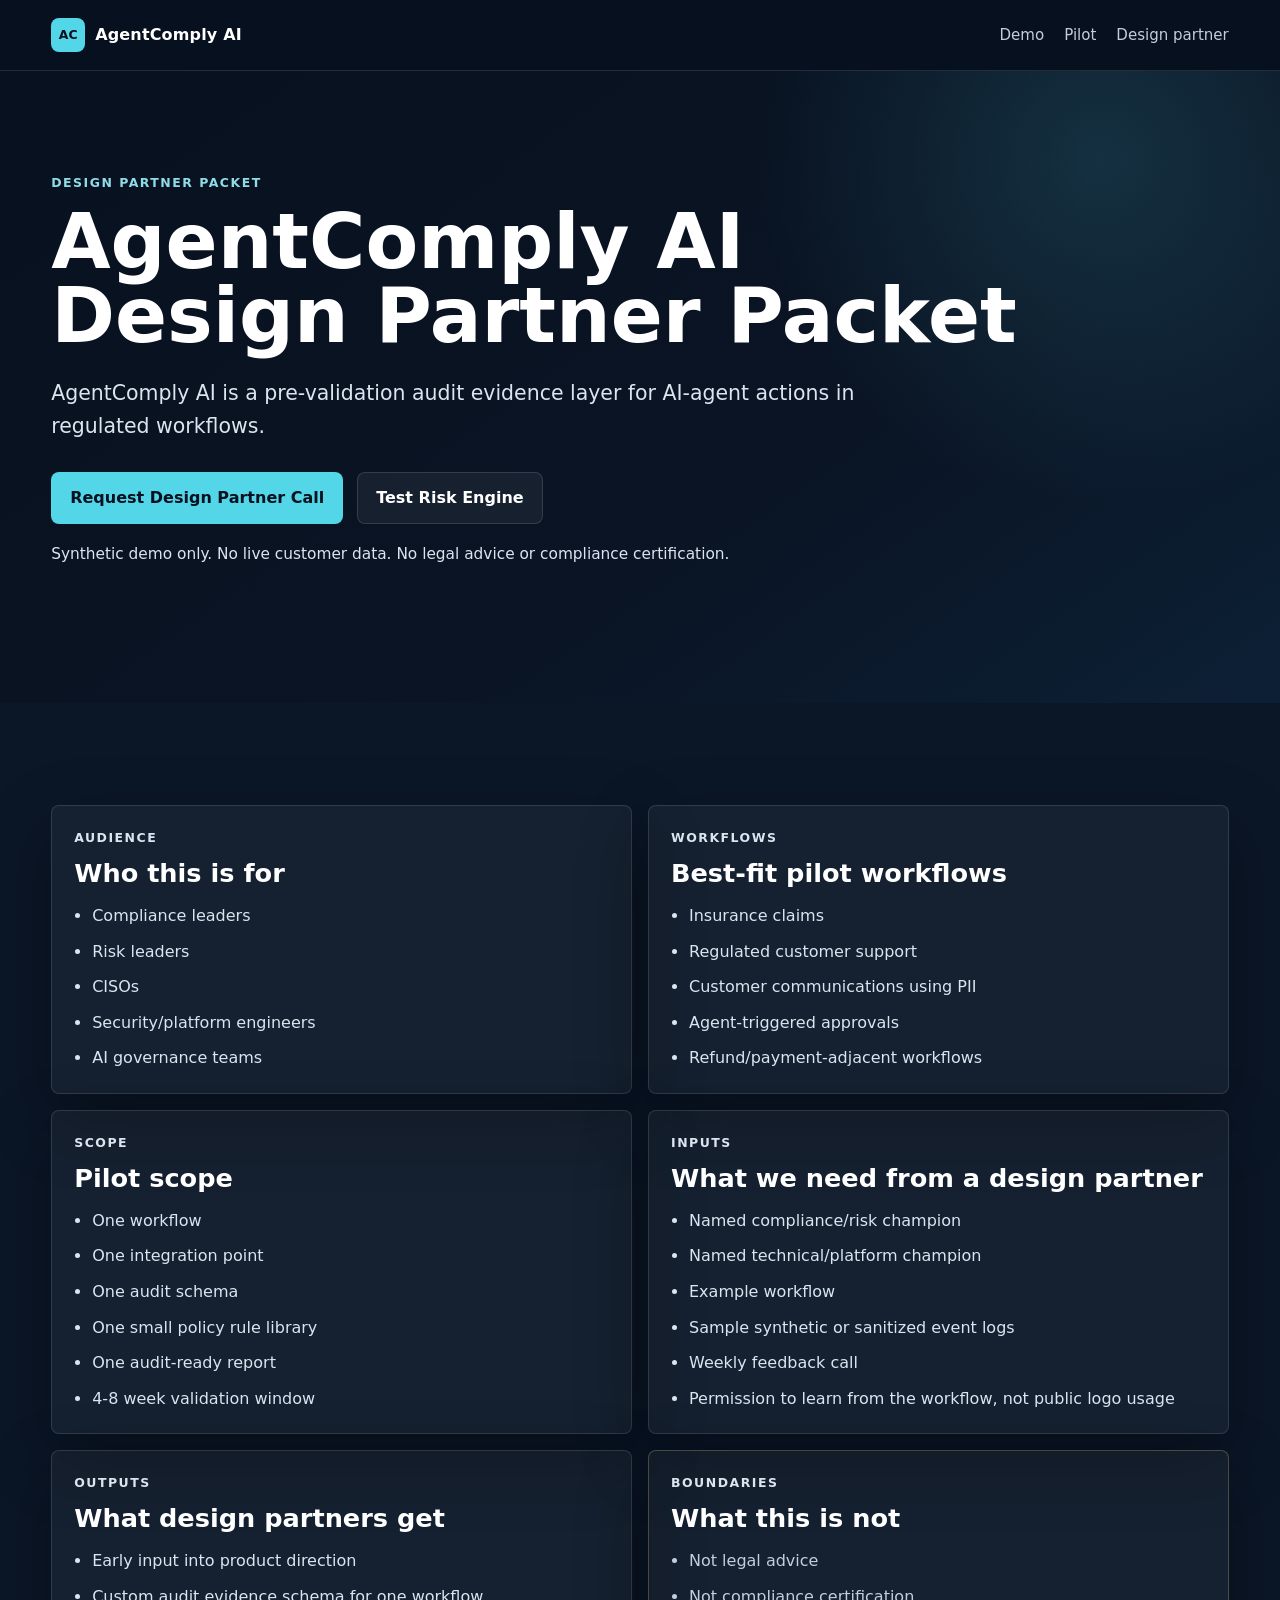
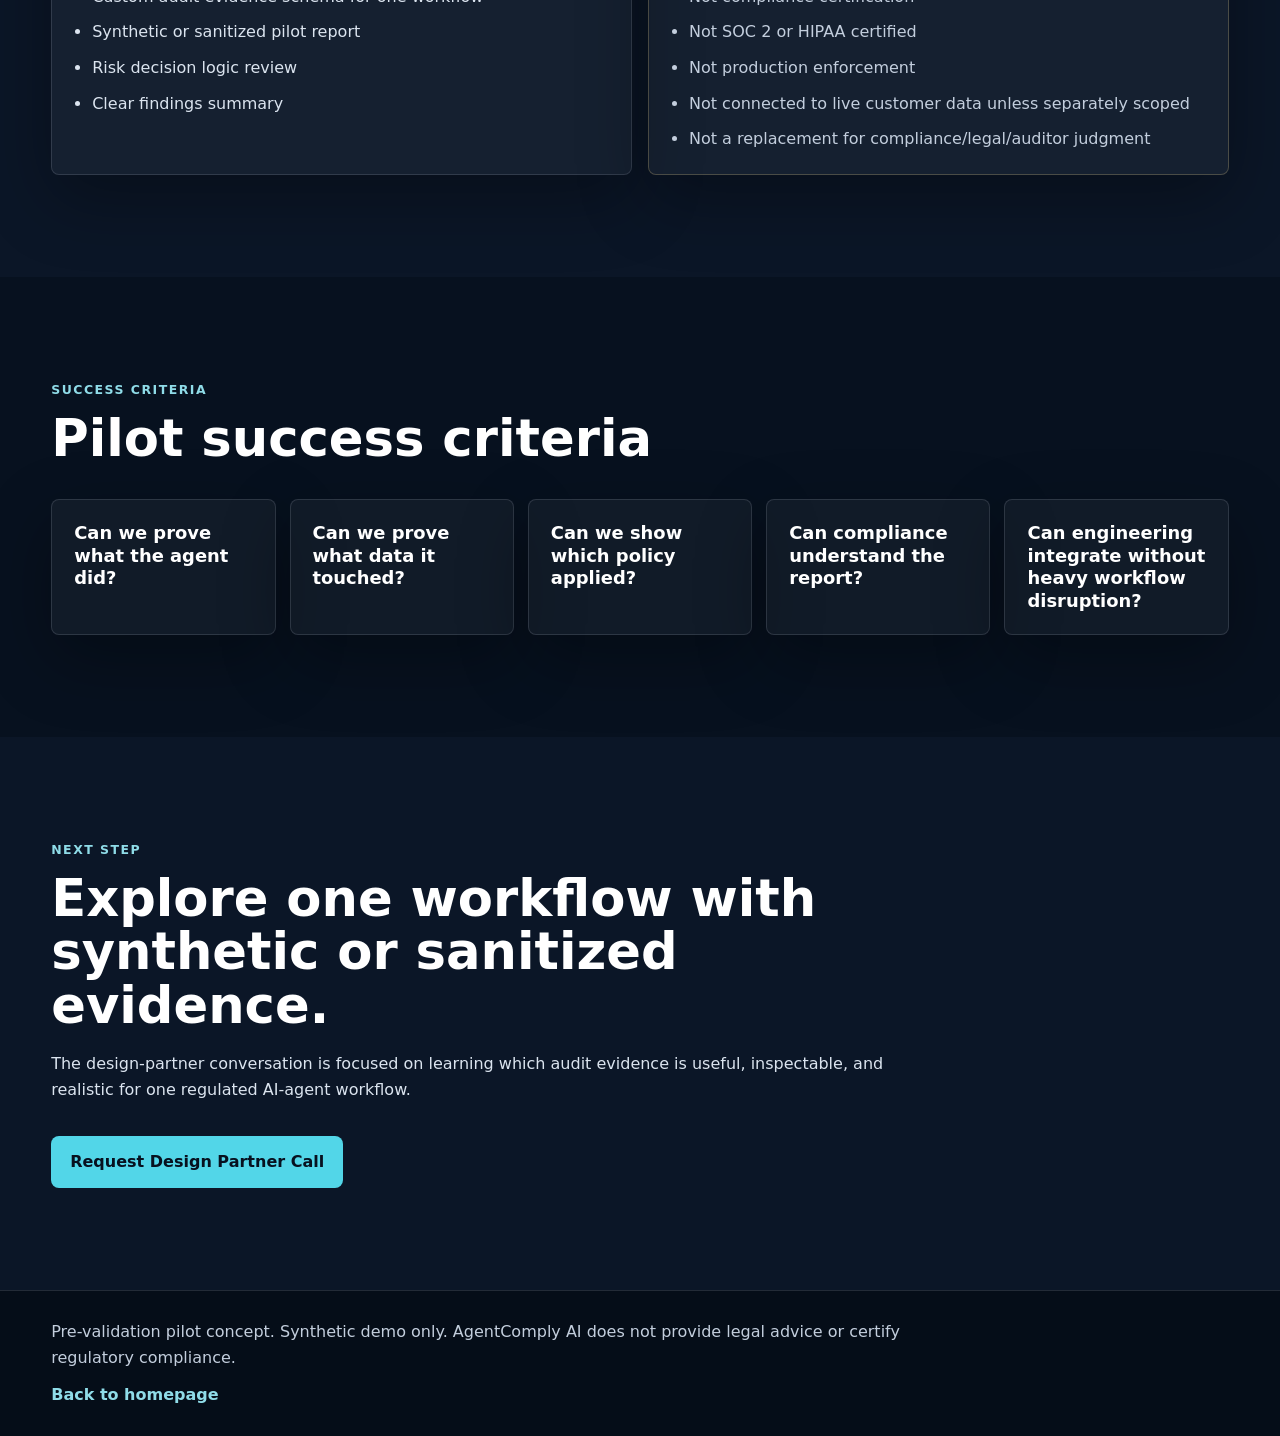
<file: design-partner.html>
<!doctype html>
<html lang="en">
  <head>
    <meta charset="utf-8">
    <meta name="viewport" content="width=device-width, initial-scale=1">
    <title>AgentComply AI Design Partner Packet</title>
    <meta
      name="description"
      content="A concise design-partner packet for AgentComply AI, a pre-validation audit evidence layer for AI-agent actions in regulated workflows."
    >
    <link rel="stylesheet" href="styles.css">
  </head>
  <body class="packet-page">
    <header class="site-header">
      <a class="brand" href="index.html#top" aria-label="AgentComply AI home">
        <span class="brand-mark">AC</span>
        <span>AgentComply AI</span>
      </a>
      <nav class="nav-links" aria-label="Primary navigation">
        <a href="index.html#demo">Demo</a>
        <a href="index.html#pilot">Pilot</a>
        <a href="index.html#design-partner">Design partner</a>
      </nav>
    </header>

    <main>
      <section class="packet-hero section-pad">
        <div class="section-heading">
          <p class="eyebrow">Design partner packet</p>
          <h1>AgentComply AI Design Partner Packet</h1>
          <p class="hero-copy">
            AgentComply AI is a pre-validation audit evidence layer for
            AI-agent actions in regulated workflows.
          </p>
          <div class="cta-row">
            <a class="button primary" href="index.html#design-partner">Request Design Partner Call</a>
            <a class="button secondary" href="index.html#demo">Test Risk Engine</a>
          </div>
          <p class="trust-note">
            Synthetic demo only. No live customer data. No legal advice or
            compliance certification.
          </p>
        </div>
      </section>

      <section class="section-pad section-muted">
        <div class="packet-grid">
          <article class="info-card">
            <p class="eyebrow">Audience</p>
            <h2>Who this is for</h2>
            <ul class="check-list">
              <li>Compliance leaders</li>
              <li>Risk leaders</li>
              <li>CISOs</li>
              <li>Security/platform engineers</li>
              <li>AI governance teams</li>
            </ul>
          </article>

          <article class="info-card">
            <p class="eyebrow">Workflows</p>
            <h2>Best-fit pilot workflows</h2>
            <ul class="check-list">
              <li>Insurance claims</li>
              <li>Regulated customer support</li>
              <li>Customer communications using PII</li>
              <li>Agent-triggered approvals</li>
              <li>Refund/payment-adjacent workflows</li>
            </ul>
          </article>

          <article class="info-card">
            <p class="eyebrow">Scope</p>
            <h2>Pilot scope</h2>
            <ul class="check-list">
              <li>One workflow</li>
              <li>One integration point</li>
              <li>One audit schema</li>
              <li>One small policy rule library</li>
              <li>One audit-ready report</li>
              <li>4-8 week validation window</li>
            </ul>
          </article>

          <article class="info-card">
            <p class="eyebrow">Inputs</p>
            <h2>What we need from a design partner</h2>
            <ul class="check-list">
              <li>Named compliance/risk champion</li>
              <li>Named technical/platform champion</li>
              <li>Example workflow</li>
              <li>Sample synthetic or sanitized event logs</li>
              <li>Weekly feedback call</li>
              <li>Permission to learn from the workflow, not public logo usage</li>
            </ul>
          </article>

          <article class="info-card">
            <p class="eyebrow">Outputs</p>
            <h2>What design partners get</h2>
            <ul class="check-list">
              <li>Early input into product direction</li>
              <li>Custom audit evidence schema for one workflow</li>
              <li>Synthetic or sanitized pilot report</li>
              <li>Risk decision logic review</li>
              <li>Clear findings summary</li>
            </ul>
          </article>

          <article class="info-card trust-box">
            <p class="eyebrow">Boundaries</p>
            <h2>What this is not</h2>
            <ul class="check-list muted-list">
              <li>Not legal advice</li>
              <li>Not compliance certification</li>
              <li>Not SOC 2 or HIPAA certified</li>
              <li>Not production enforcement</li>
              <li>Not connected to live customer data unless separately scoped</li>
              <li>Not a replacement for compliance/legal/auditor judgment</li>
            </ul>
          </article>
        </div>
      </section>

      <section class="section-pad">
        <div class="section-heading">
          <p class="eyebrow">Success criteria</p>
          <h2>Pilot success criteria</h2>
        </div>
        <div class="packet-question-grid">
          <article class="info-card">
            <h3>Can we prove what the agent did?</h3>
          </article>
          <article class="info-card">
            <h3>Can we prove what data it touched?</h3>
          </article>
          <article class="info-card">
            <h3>Can we show which policy applied?</h3>
          </article>
          <article class="info-card">
            <h3>Can compliance understand the report?</h3>
          </article>
          <article class="info-card">
            <h3>Can engineering integrate without heavy workflow disruption?</h3>
          </article>
        </div>
      </section>

      <section class="packet-cta section-pad section-muted">
        <div class="section-heading">
          <p class="eyebrow">Next step</p>
          <h2>Explore one workflow with synthetic or sanitized evidence.</h2>
          <p>
            The design-partner conversation is focused on learning which audit
            evidence is useful, inspectable, and realistic for one regulated
            AI-agent workflow.
          </p>
        </div>
        <a class="button primary" href="index.html#design-partner">Request Design Partner Call</a>
      </section>
    </main>

    <footer class="site-footer">
      <p>
        Pre-validation pilot concept. Synthetic demo only. AgentComply AI does
        not provide legal advice or certify regulatory compliance.
      </p>
      <a href="index.html#top">Back to homepage</a>
    </footer>
  </body>
</html>
</file>
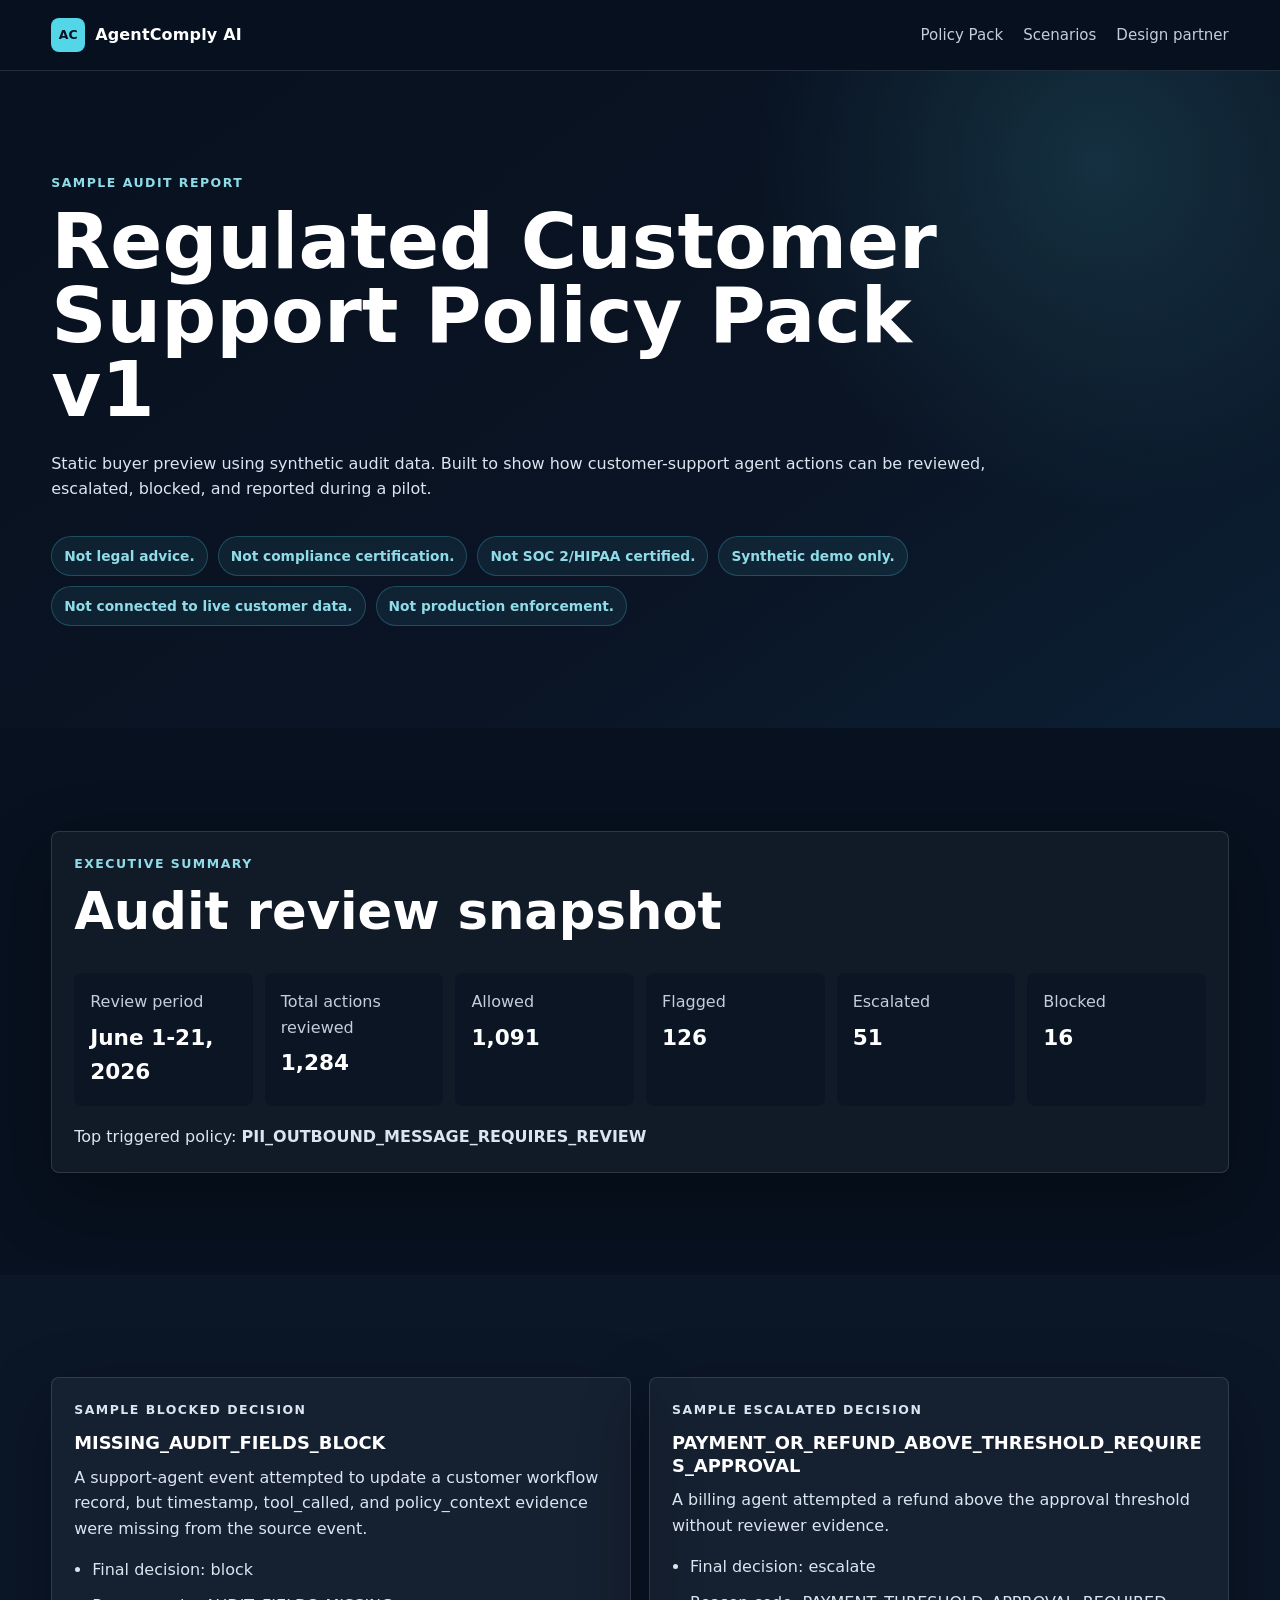
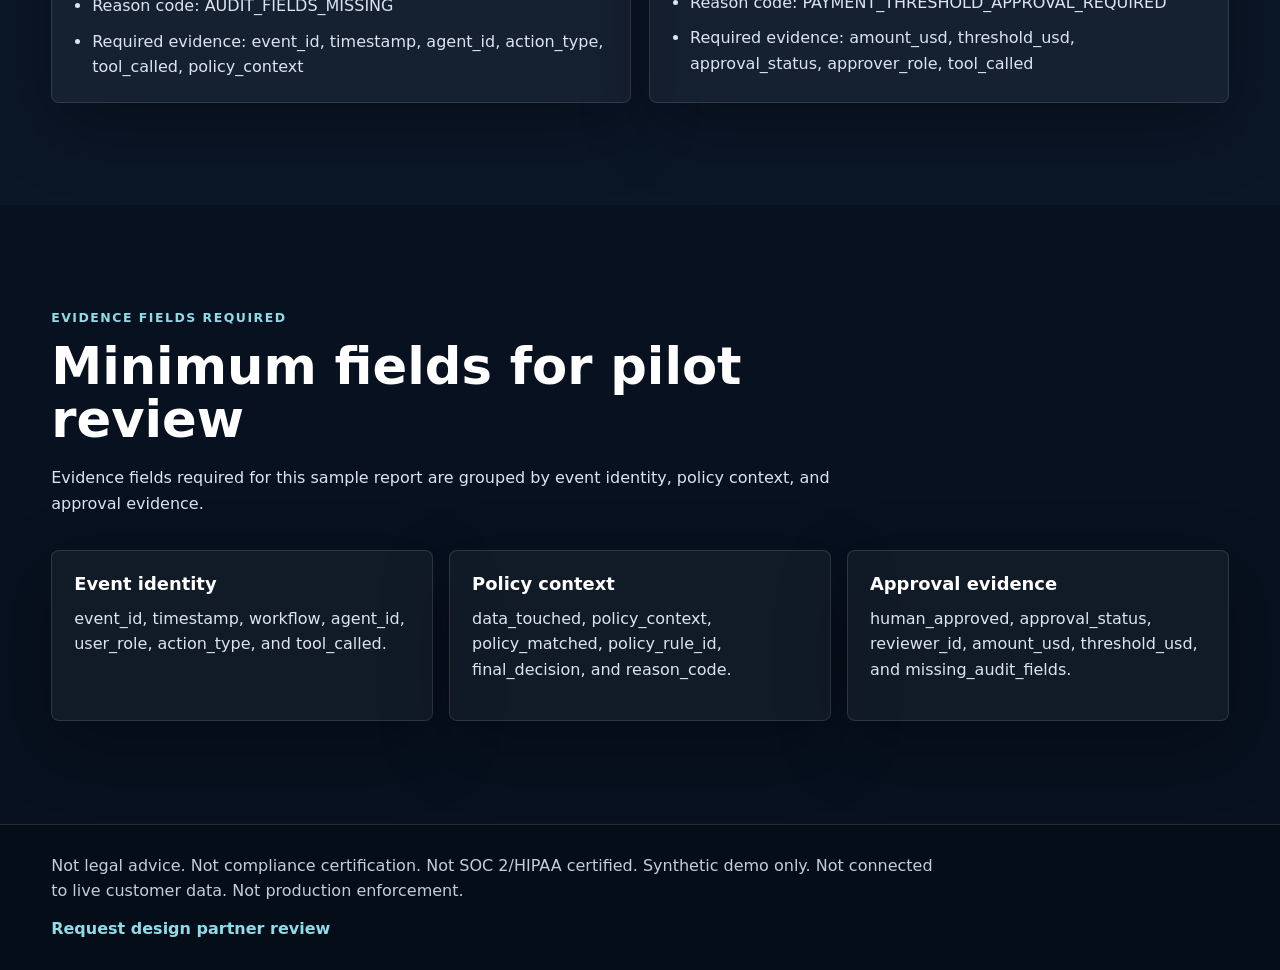
<file: sample-audit-report.html>
<!doctype html>
<html lang="en">
  <head>
    <meta charset="utf-8">
    <meta name="viewport" content="width=device-width, initial-scale=1">
    <title>AgentComply AI | Sample Audit Report</title>
    <meta
      name="description"
      content="Static sample audit report for the AgentComply AI regulated customer support Policy Pack v1 pilot."
    >
    <link rel="stylesheet" href="styles.css">
  </head>
  <body class="packet-page">
    <header class="site-header">
      <a class="brand" href="index.html#top" aria-label="AgentComply AI home">
        <span class="brand-mark">AC</span>
        <span>AgentComply AI</span>
      </a>
      <nav class="nav-links" aria-label="Report navigation">
        <a href="index.html#policy-pack">Policy Pack</a>
        <a href="index.html#demo">Scenarios</a>
        <a href="index.html#design-partner">Design partner</a>
      </nav>
    </header>

    <main>
      <section class="section-pad packet-hero">
        <div class="section-heading">
          <p class="eyebrow">Sample audit report</p>
          <h1>Regulated Customer Support Policy Pack v1</h1>
          <p>
            Static buyer preview using synthetic audit data. Built to show how
            customer-support agent actions can be reviewed, escalated, blocked,
            and reported during a pilot.
          </p>
        </div>
        <div class="proof-grid" aria-label="Trust boundaries">
          <span>Not legal advice.</span>
          <span>Not compliance certification.</span>
          <span>Not SOC 2/HIPAA certified.</span>
          <span>Synthetic demo only.</span>
          <span>Not connected to live customer data.</span>
          <span>Not production enforcement.</span>
        </div>
      </section>

      <section class="section-pad">
        <div class="report-panel">
          <div class="section-heading">
            <p class="eyebrow">Executive summary</p>
            <h2>Audit review snapshot</h2>
          </div>
          <div class="report-summary">
            <div>
              <span>Review period</span>
              <strong>June 1-21, 2026</strong>
            </div>
            <div>
              <span>Total actions reviewed</span>
              <strong>1,284</strong>
            </div>
            <div>
              <span>Allowed</span>
              <strong>1,091</strong>
            </div>
            <div>
              <span>Flagged</span>
              <strong>126</strong>
            </div>
            <div>
              <span>Escalated</span>
              <strong>51</strong>
            </div>
            <div>
              <span>Blocked</span>
              <strong>16</strong>
            </div>
          </div>
          <p class="top-policy">
            Top triggered policy:
            <strong>PII_OUTBOUND_MESSAGE_REQUIRES_REVIEW</strong>
          </p>
        </div>
      </section>

      <section class="section-pad section-muted">
        <div class="scope-grid">
          <article class="info-card">
            <p class="eyebrow">Sample blocked decision</p>
            <h3>MISSING_AUDIT_FIELDS_BLOCK</h3>
            <p>
              A support-agent event attempted to update a customer workflow
              record, but timestamp, tool_called, and policy_context evidence
              were missing from the source event.
            </p>
            <ul class="check-list">
              <li>Final decision: block</li>
              <li>Reason code: AUDIT_FIELDS_MISSING</li>
              <li>Required evidence: event_id, timestamp, agent_id, action_type, tool_called, policy_context</li>
            </ul>
          </article>
          <article class="info-card">
            <p class="eyebrow">Sample escalated decision</p>
            <h3>PAYMENT_OR_REFUND_ABOVE_THRESHOLD_REQUIRES_APPROVAL</h3>
            <p>
              A billing agent attempted a refund above the approval threshold
              without reviewer evidence.
            </p>
            <ul class="check-list">
              <li>Final decision: escalate</li>
              <li>Reason code: PAYMENT_THRESHOLD_APPROVAL_REQUIRED</li>
              <li>Required evidence: amount_usd, threshold_usd, approval_status, approver_role, tool_called</li>
            </ul>
          </article>
        </div>
      </section>

      <section class="section-pad">
        <div class="section-heading">
          <p class="eyebrow">Evidence fields required</p>
          <h2>Minimum fields for pilot review</h2>
          <p>
            Evidence fields required for this sample report are grouped by
            event identity, policy context, and approval evidence.
          </p>
        </div>
        <div class="card-grid three">
          <article class="info-card">
            <h3>Event identity</h3>
            <p>event_id, timestamp, workflow, agent_id, user_role, action_type, and tool_called.</p>
          </article>
          <article class="info-card">
            <h3>Policy context</h3>
            <p>data_touched, policy_context, policy_matched, policy_rule_id, final_decision, and reason_code.</p>
          </article>
          <article class="info-card">
            <h3>Approval evidence</h3>
            <p>human_approved, approval_status, reviewer_id, amount_usd, threshold_usd, and missing_audit_fields.</p>
          </article>
        </div>
      </section>
    </main>

    <footer class="site-footer">
      <p>
        Not legal advice. Not compliance certification. Not SOC 2/HIPAA
        certified. Synthetic demo only. Not connected to live customer data.
        Not production enforcement.
      </p>
      <a href="index.html#design-partner">Request design partner review</a>
    </footer>
  </body>
</html>
</file>
<file: styles.css>
:root {
  --navy-950: #07111f;
  --navy-900: #0b1627;
  --navy-850: #0f1b2e;
  --slate-800: #1d2939;
  --slate-600: #4b5b70;
  --slate-300: #c3cedd;
  --slate-200: #dbe4ef;
  --white: #ffffff;
  --cyan: #52d6e8;
  --cyan-muted: #8fdce8;
  --cyan-dark: #0e5666;
  --border: rgba(219, 228, 239, 0.14);
  --shadow: 0 24px 70px rgba(0, 0, 0, 0.32);
  --radius: 8px;
}

* {
  box-sizing: border-box;
}

html {
  scroll-behavior: smooth;
}

body {
  margin: 0;
  padding-bottom: 86px;
  overflow-x: hidden;
  font-family:
    Inter, ui-sans-serif, system-ui, -apple-system, BlinkMacSystemFont, "Segoe UI",
    sans-serif;
  background: var(--navy-950);
  color: var(--white);
  line-height: 1.6;
}

a {
  color: inherit;
  text-decoration: none;
}

button,
input,
select,
textarea {
  font: inherit;
}

.site-header {
  position: sticky;
  top: 0;
  z-index: 10;
  display: flex;
  align-items: center;
  justify-content: space-between;
  gap: 24px;
  padding: 18px clamp(18px, 4vw, 56px);
  background: rgba(7, 17, 31, 0.88);
  border-bottom: 1px solid var(--border);
  backdrop-filter: blur(16px);
}

.brand,
.nav-links,
.cta-row,
.proof-grid,
.workflow,
.report-summary {
  display: flex;
  align-items: center;
}

.brand {
  gap: 10px;
  font-weight: 800;
  letter-spacing: 0.01em;
}

.brand-mark {
  display: grid;
  width: 34px;
  height: 34px;
  place-items: center;
  color: var(--navy-950);
  background: var(--cyan);
  border-radius: var(--radius);
  font-size: 0.78rem;
}

.nav-links {
  gap: 20px;
  color: var(--slate-300);
  font-size: 0.94rem;
}

.nav-links a:hover {
  color: var(--white);
}

.section-pad {
  padding: clamp(64px, 8vw, 112px) clamp(18px, 4vw, 56px);
}

.section-muted {
  background: var(--navy-900);
}

.hero {
  display: grid;
  grid-template-columns: minmax(0, 1.05fr) minmax(320px, 0.75fr);
  gap: clamp(36px, 7vw, 92px);
  align-items: center;
  min-height: calc(100vh - 72px);
  background:
    radial-gradient(circle at 88% 18%, rgba(82, 214, 232, 0.18), transparent 30%),
    linear-gradient(145deg, var(--navy-950), #0a1424 58%, #0c2035);
}

.hero-content,
.hero-panel {
  min-width: 0;
}

.eyebrow {
  margin: 0 0 12px;
  color: var(--cyan-muted);
  font-size: 0.78rem;
  font-weight: 800;
  letter-spacing: 0.12em;
  text-transform: uppercase;
}

h1,
h2,
h3,
p {
  margin-top: 0;
}

h1 {
  max-width: 900px;
  margin-bottom: 24px;
  font-size: clamp(2.7rem, 7vw, 6.15rem);
  line-height: 0.96;
}

h2 {
  margin-bottom: 0;
  font-size: clamp(2rem, 4vw, 3.75rem);
  line-height: 1.05;
}

h3 {
  margin-bottom: 10px;
  overflow-wrap: anywhere;
  font-size: 1.12rem;
  line-height: 1.25;
}

.hero-copy {
  max-width: 820px;
  color: var(--slate-200);
  font-size: clamp(1.05rem, 2vw, 1.28rem);
}

.cta-row {
  flex-wrap: wrap;
  gap: 14px;
  margin: 30px 0 18px;
}

.button {
  display: inline-flex;
  min-height: 48px;
  align-items: center;
  justify-content: center;
  border: 1px solid transparent;
  border-radius: var(--radius);
  padding: 12px 18px;
  cursor: pointer;
  font-weight: 800;
  text-align: center;
  white-space: normal;
  transition:
    transform 160ms ease,
    border-color 160ms ease,
    background 160ms ease;
}

.button:hover,
.scenario-button:hover,
.copy-button:hover,
.vertical-card:hover {
  transform: translateY(-1px);
}

.button.primary {
  color: var(--navy-950);
  background: var(--cyan);
}

.button.secondary {
  color: var(--white);
  background: rgba(255, 255, 255, 0.06);
  border-color: var(--border);
}

.packet-link {
  display: inline-flex;
  min-height: 48px;
  align-items: center;
  color: var(--cyan-muted);
  font-weight: 800;
}

.trust-note {
  color: var(--slate-300);
  font-size: 0.96rem;
}

.proof-grid {
  flex-wrap: wrap;
  gap: 10px;
  margin-top: 28px;
}

.proof-grid span,
.decision-pill {
  border: 1px solid rgba(82, 214, 232, 0.24);
  border-radius: 999px;
  padding: 8px 12px;
  color: var(--cyan-muted);
  background: rgba(82, 214, 232, 0.08);
  font-size: 0.86rem;
  font-weight: 800;
}

.buyer-path {
  padding-top: clamp(34px, 5vw, 56px);
  padding-bottom: clamp(34px, 5vw, 56px);
  background: var(--navy-900);
}

.buyer-path-grid {
  display: grid;
  grid-template-columns: repeat(4, minmax(0, 1fr));
  gap: 12px;
}

.buyer-path-grid a {
  display: grid;
  min-width: 0;
  gap: 10px;
  padding: 16px;
  border: 1px solid rgba(82, 214, 232, 0.2);
  border-radius: var(--radius);
  background: rgba(255, 255, 255, 0.045);
  transition:
    transform 160ms ease,
    border-color 160ms ease,
    background 160ms ease;
}

.buyer-path-grid a:hover {
  border-color: rgba(82, 214, 232, 0.7);
  background: rgba(82, 214, 232, 0.1);
  transform: translateY(-1px);
}

.buyer-path-grid span {
  display: grid;
  width: 28px;
  height: 28px;
  place-items: center;
  border-radius: 999px;
  color: var(--navy-950);
  background: var(--cyan);
  font-size: 0.82rem;
  font-weight: 900;
}

.buyer-path-grid strong {
  overflow-wrap: anywhere;
  line-height: 1.25;
}

.hero-panel,
.demo-panel,
.report-panel,
.info-card,
.persona-card,
.partner-form,
.code-block {
  border: 1px solid var(--border);
  border-radius: var(--radius);
  background: rgba(255, 255, 255, 0.045);
  box-shadow: var(--shadow);
}

.hero-panel {
  padding: 18px;
}

.panel-topbar {
  display: flex;
  gap: 7px;
  margin-bottom: 18px;
}

.panel-topbar span {
  width: 10px;
  height: 10px;
  border-radius: 999px;
  background: rgba(219, 228, 239, 0.4);
}

.status-card {
  margin-bottom: 16px;
  padding: 18px;
  border: 1px solid rgba(82, 214, 232, 0.22);
  border-radius: var(--radius);
  background: rgba(82, 214, 232, 0.08);
}

.status-card p,
.status-card small,
.event-stack span,
.report-summary span,
.score-row span {
  color: var(--slate-300);
}

.status-card strong {
  display: block;
  margin-bottom: 8px;
  color: var(--cyan);
  font-size: 2.2rem;
}

.event-stack {
  display: grid;
  gap: 10px;
}

.event-stack div {
  display: grid;
  gap: 4px;
  padding: 14px;
  border-radius: var(--radius);
  background: rgba(7, 17, 31, 0.58);
}

.event-stack strong,
.event-stack span,
.status-card small {
  overflow-wrap: anywhere;
}

.mini-code {
  margin-top: 16px;
  white-space: pre-wrap;
}

.section-heading {
  max-width: 850px;
  margin-bottom: 34px;
}

.section-heading p:not(.eyebrow) {
  margin-top: 18px;
  color: var(--slate-200);
}

.card-grid {
  display: grid;
  gap: 16px;
}

.card-grid.three {
  grid-template-columns: repeat(3, minmax(0, 1fr));
}

.card-grid.four {
  grid-template-columns: repeat(4, minmax(0, 1fr));
}

.info-card,
.persona-card {
  min-width: 0;
  padding: 22px;
}

.policy-grid {
  display: grid;
  grid-template-columns: repeat(2, minmax(0, 1fr));
  gap: 16px;
}

.policy-card {
  min-width: 0;
  padding: 20px;
  border: 1px solid rgba(82, 214, 232, 0.22);
  border-radius: var(--radius);
  background: rgba(255, 255, 255, 0.045);
  box-shadow: var(--shadow);
}

.policy-card h3 {
  overflow-wrap: anywhere;
  color: var(--cyan-muted);
  font-size: 1rem;
}

.policy-card dl {
  display: grid;
  gap: 10px;
  margin: 16px 0 0;
}

.policy-card dl div {
  min-width: 0;
  padding: 12px;
  border-radius: var(--radius);
  background: rgba(7, 17, 31, 0.55);
}

.policy-card dt {
  color: var(--slate-300);
  font-size: 0.76rem;
  font-weight: 900;
  text-transform: uppercase;
}

.policy-card dd {
  margin: 4px 0 0;
  overflow-wrap: anywhere;
  color: var(--slate-200);
}

.info-card p,
.persona-card p,
.workflow-note,
.report-preview,
.top-policy {
  color: var(--slate-200);
}

.workflow {
  counter-reset: workflow;
  gap: 10px;
  margin: 0;
  padding: 0;
  list-style: none;
}

.workflow li {
  position: relative;
  flex: 1;
  min-width: 130px;
  padding: 18px;
  border: 1px solid rgba(82, 214, 232, 0.22);
  border-radius: var(--radius);
  background: rgba(82, 214, 232, 0.08);
  font-weight: 900;
}

.workflow li:not(:last-child)::after {
  position: absolute;
  top: 50%;
  right: -12px;
  color: var(--cyan);
  content: ">";
  transform: translateY(-50%);
}

.workflow-note {
  max-width: 780px;
  margin: 22px 0 0;
}

.demo-layout {
  display: grid;
  grid-template-columns: minmax(220px, 0.34fr) minmax(0, 1fr);
  gap: 18px;
}

.scenario-list {
  display: grid;
  align-content: start;
  gap: 10px;
}

.scenario-button,
.vertical-card,
.copy-button {
  border: 1px solid var(--border);
  border-radius: var(--radius);
  color: var(--white);
  background: rgba(255, 255, 255, 0.045);
  cursor: pointer;
  text-align: left;
  transition:
    transform 160ms ease,
    border-color 160ms ease,
    background 160ms ease;
}

.scenario-button {
  padding: 14px;
  font-weight: 800;
}

.scenario-button.active,
.vertical-card.active {
  border-color: rgba(82, 214, 232, 0.7);
  background: rgba(82, 214, 232, 0.11);
}

.demo-panel {
  min-width: 0;
  padding: 22px;
}

.demo-header,
.code-header,
.score-row {
  display: flex;
  align-items: center;
  justify-content: space-between;
  gap: 18px;
}

.field-grid {
  display: grid;
  grid-template-columns: repeat(2, minmax(0, 1fr));
  gap: 10px;
  margin: 18px 0;
}

.field-grid div {
  min-width: 0;
  padding: 13px;
  border-radius: var(--radius);
  background: rgba(7, 17, 31, 0.55);
}

.field-grid dt {
  color: var(--slate-300);
  font-size: 0.78rem;
  font-weight: 800;
  text-transform: uppercase;
}

.field-grid dd {
  margin: 4px 0 0;
  overflow-wrap: anywhere;
  color: var(--white);
}

.score-row {
  display: grid;
  grid-template-columns: 1.2fr minmax(240px, 0.8fr);
  align-items: stretch;
  margin-bottom: 18px;
  padding: 16px;
  border-radius: var(--radius);
  background: rgba(7, 17, 31, 0.55);
}

.decision-metrics {
  display: grid;
  grid-template-columns: repeat(2, minmax(0, 1fr));
  gap: 10px;
}

.decision-metrics div {
  min-width: 0;
  padding: 12px;
  border: 1px solid rgba(219, 228, 239, 0.1);
  border-radius: var(--radius);
  background: rgba(255, 255, 255, 0.04);
}

.score-row strong,
.decision-metrics strong {
  display: block;
  color: var(--cyan);
  overflow-wrap: anywhere;
  font-size: 1.08rem;
  line-height: 1;
}

.decision-metrics div:first-child strong {
  font-size: 2.4rem;
}

.score-row p {
  max-width: 680px;
  margin: 0;
  color: var(--slate-200);
}

.score-row p strong,
.score-row p span {
  display: block;
}

.score-row p strong {
  margin-bottom: 6px;
  color: var(--white);
}

.decision-allow {
  color: #9de7be;
  border-color: rgba(157, 231, 190, 0.45);
  background: rgba(157, 231, 190, 0.1);
}

.decision-flag {
  color: #f0d78d;
  border-color: rgba(240, 215, 141, 0.45);
  background: rgba(240, 215, 141, 0.1);
}

.decision-escalate {
  color: var(--cyan-muted);
}

.decision-block {
  color: #ffb3b3;
  border-color: rgba(255, 179, 179, 0.45);
  background: rgba(255, 179, 179, 0.1);
}

.code-block {
  min-width: 0;
  overflow: hidden;
}

.code-block.tall {
  align-self: start;
}

.code-header {
  padding: 12px 14px;
  border-bottom: 1px solid var(--border);
  color: var(--slate-200);
  font-size: 0.92rem;
  font-weight: 800;
}

.copy-button {
  padding: 8px 10px;
  color: var(--cyan-muted);
}

pre {
  max-width: 100%;
  margin: 0;
  overflow: auto;
  padding: 16px;
  color: #d8f7fb;
  background: rgba(2, 8, 16, 0.72);
  font-size: 0.88rem;
  line-height: 1.55;
  overflow-wrap: anywhere;
  white-space: pre-wrap;
}

pre code {
  overflow-wrap: anywhere;
}

.split-layout,
.scope-grid,
.personas {
  display: grid;
  grid-template-columns: repeat(2, minmax(0, 1fr));
  gap: 18px;
}

.inline-heading {
  margin-bottom: 0;
}

.report-panel {
  padding: 22px;
}

.report-summary {
  flex-wrap: wrap;
  align-items: stretch;
  gap: 12px;
}

.report-summary div {
  flex: 1 1 150px;
  padding: 16px;
  border-radius: var(--radius);
  background: rgba(7, 17, 31, 0.55);
}

.report-summary strong {
  display: block;
  margin-top: 6px;
  color: var(--white);
  font-size: 1.35rem;
}

.top-policy {
  margin: 18px 0 0;
}

.top-policy strong {
  display: inline-block;
  max-width: 100%;
  overflow-wrap: anywhere;
  word-break: break-word;
}

.compact {
  margin-top: 18px;
}

.report-preview {
  margin-top: 18px;
  padding: 16px;
  border-radius: var(--radius);
  background: rgba(82, 214, 232, 0.08);
}

.report-detail-grid {
  display: grid;
  grid-template-columns: repeat(3, minmax(0, 1fr));
  gap: 10px;
  margin-bottom: 16px;
}

.report-detail-grid div {
  min-width: 0;
  padding: 12px;
  border-radius: var(--radius);
  background: rgba(7, 17, 31, 0.55);
}

.report-detail-grid span {
  display: block;
  color: var(--slate-300);
  font-size: 0.78rem;
  font-weight: 800;
}

.report-detail-grid strong {
  display: block;
  margin-top: 4px;
  overflow-wrap: anywhere;
  word-break: break-word;
  color: var(--white);
}

.check-list,
.persona-card ul {
  display: grid;
  gap: 10px;
  margin: 0;
  padding-left: 18px;
  color: var(--slate-200);
  overflow-wrap: anywhere;
}

.muted-list {
  color: var(--slate-300);
}

.vertical-grid {
  display: grid;
  grid-template-columns: repeat(4, minmax(0, 1fr));
  gap: 14px;
}

.vertical-card {
  display: grid;
  gap: 12px;
  padding: 18px;
}

.vertical-card span {
  color: var(--slate-200);
}

.cta-section {
  background:
    linear-gradient(rgba(82, 214, 232, 0.08), rgba(82, 214, 232, 0)),
    var(--navy-950);
}

.conversion-grid {
  display: grid;
  grid-template-columns: repeat(2, minmax(0, 1fr));
  gap: 16px;
  max-width: 1040px;
  margin-bottom: 18px;
}

.trust-box {
  border-color: rgba(240, 215, 141, 0.24);
}

.qualification-note {
  max-width: 940px;
  margin: 0 0 16px;
  padding: 14px 16px;
  border: 1px solid rgba(82, 214, 232, 0.22);
  border-radius: var(--radius);
  color: var(--slate-200);
  background: rgba(82, 214, 232, 0.08);
}

.partner-form {
  display: grid;
  grid-template-columns: repeat(2, minmax(0, 1fr));
  gap: 16px;
  max-width: 940px;
  padding: 22px;
}

label {
  display: grid;
  gap: 8px;
  color: var(--slate-200);
  font-weight: 800;
}

input,
select,
textarea {
  width: 100%;
  border: 1px solid var(--border);
  border-radius: var(--radius);
  padding: 12px 13px;
  color: var(--white);
  background: rgba(7, 17, 31, 0.86);
}

textarea {
  resize: vertical;
}

.full-field {
  grid-column: 1 / -1;
}

.form-success {
  margin: 0;
  padding: 12px;
  border: 1px solid rgba(82, 214, 232, 0.28);
  border-radius: var(--radius);
  color: var(--cyan-muted);
  background: rgba(82, 214, 232, 0.08);
}

.form-note {
  margin: 0;
  color: var(--slate-300);
}

.site-footer {
  padding: 28px clamp(18px, 4vw, 56px);
  color: var(--slate-300);
  background: #050d18;
  border-top: 1px solid var(--border);
}

.site-footer p {
  max-width: 900px;
  margin: 0;
}

.site-footer a {
  display: inline-block;
  margin-top: 12px;
  color: var(--cyan-muted);
  font-weight: 800;
}

.packet-page {
  padding-bottom: 0;
}

.packet-hero {
  background:
    radial-gradient(circle at 86% 14%, rgba(82, 214, 232, 0.15), transparent 28%),
    linear-gradient(145deg, var(--navy-950), #0a1424 62%, #0c2035);
}

.packet-hero .section-heading {
  max-width: 980px;
}

.packet-hero h1 {
  max-width: 980px;
  font-size: clamp(2.6rem, 6vw, 5.6rem);
}

.packet-grid {
  display: grid;
  grid-template-columns: repeat(2, minmax(0, 1fr));
  gap: 16px;
}

.packet-grid .info-card h2 {
  margin-bottom: 16px;
  font-size: clamp(1.45rem, 2vw, 2.1rem);
}

.packet-question-grid {
  display: grid;
  grid-template-columns: repeat(5, minmax(0, 1fr));
  gap: 14px;
}

.packet-question-grid h3 {
  margin-bottom: 0;
}

.packet-cta .button {
  width: auto;
}

.sticky-cta {
  position: fixed;
  right: clamp(12px, 3vw, 28px);
  bottom: 14px;
  left: clamp(12px, 3vw, 28px);
  z-index: 20;
  display: grid;
  grid-template-columns: minmax(0, 1fr) auto auto;
  align-items: center;
  gap: 12px;
  max-width: 1120px;
  margin: 0 auto;
  padding: 10px 12px;
  border: 1px solid rgba(82, 214, 232, 0.26);
  border-radius: var(--radius);
  background: rgba(7, 17, 31, 0.94);
  box-shadow: 0 16px 50px rgba(0, 0, 0, 0.36);
  backdrop-filter: blur(14px);
}

.sticky-cta[hidden] {
  display: none;
}

.sticky-cta p {
  margin: 0;
  overflow-wrap: anywhere;
  color: var(--slate-200);
  font-size: 0.94rem;
  font-weight: 800;
}

.sticky-cta div {
  display: flex;
  flex-wrap: wrap;
  gap: 8px;
}

.sticky-cta .button {
  min-height: 38px;
  padding: 8px 11px;
  font-size: 0.86rem;
}

.sticky-cta-close {
  display: grid;
  width: 34px;
  height: 34px;
  place-items: center;
  border: 1px solid var(--border);
  border-radius: var(--radius);
  color: var(--slate-200);
  background: rgba(255, 255, 255, 0.05);
  cursor: pointer;
}

@media (max-width: 1040px) {
  .hero,
  .demo-layout,
  .split-layout {
    grid-template-columns: minmax(0, 1fr);
  }

  .card-grid.four,
  .vertical-grid,
  .buyer-path-grid,
  .packet-question-grid {
    grid-template-columns: repeat(2, minmax(0, 1fr));
  }

  .sticky-cta {
    grid-template-columns: minmax(0, 1fr) auto;
  }

  .sticky-cta div {
    grid-column: 1 / -1;
  }
}

@media (max-width: 760px) {
  body {
    padding-bottom: 154px;
  }

  .site-header {
    position: static;
    align-items: flex-start;
    flex-direction: column;
  }

  .nav-links {
    width: 100%;
    flex-wrap: wrap;
    gap: 12px;
  }

  .hero {
    min-height: auto;
  }

  .card-grid.three,
  .card-grid.four,
  .policy-grid,
  .scope-grid,
  .personas,
  .vertical-grid,
  .buyer-path-grid,
  .conversion-grid,
  .packet-grid,
  .packet-question-grid,
  .report-detail-grid,
  .partner-form,
  .field-grid {
    grid-template-columns: 1fr;
  }

  .workflow {
    display: grid;
  }

  .workflow li:not(:last-child)::after {
    top: auto;
    right: 18px;
    bottom: -20px;
    transform: rotate(90deg);
  }

  .demo-header,
  .score-row {
    align-items: flex-start;
    grid-template-columns: 1fr;
  }

  .decision-metrics {
    width: 100%;
    grid-template-columns: 1fr;
  }

  .button {
    width: 100%;
  }

  .sticky-cta {
    align-items: stretch;
    grid-template-columns: 1fr auto;
  }

  .sticky-cta div {
    display: grid;
    grid-template-columns: 1fr 1fr;
  }
}
</file>
